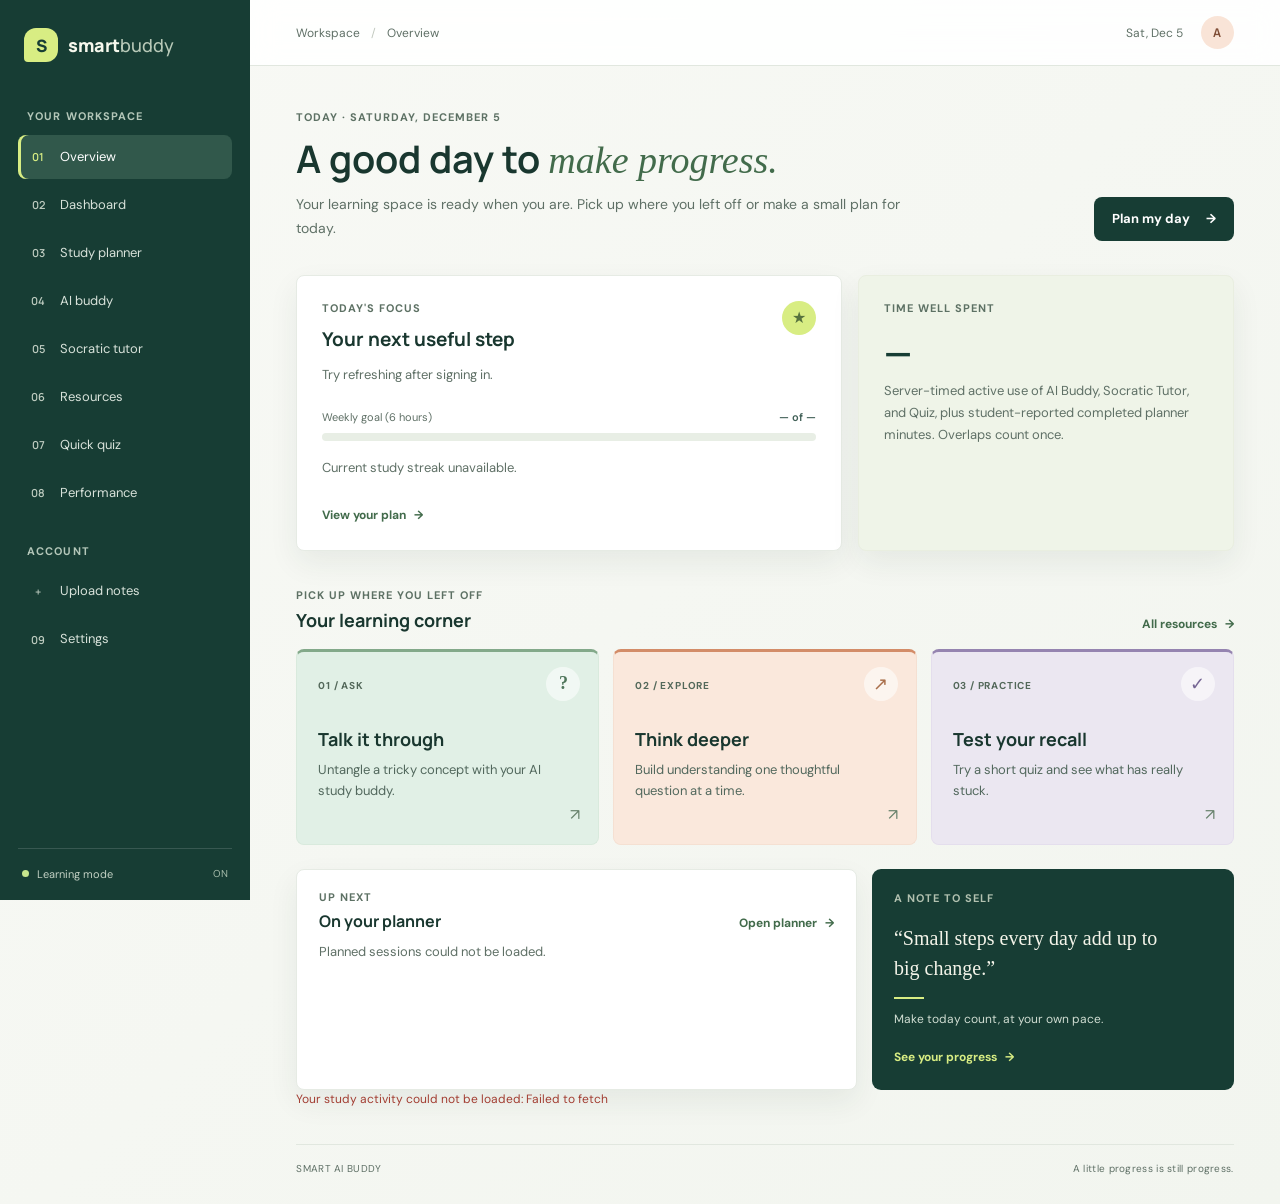
<file: frontend/index.html>
<!doctype html>
<html lang="en">
<head>
  <meta charset="utf-8">
  <meta name="viewport" content="width=device-width, initial-scale=1">
  <meta name="theme-color" content="#173d34">
  <meta name="description" content="Your calm, organized space for learning with Smart AI Buddy.">
  <title>Overview | Smart AI Buddy</title>
  <link rel="stylesheet" href="css/style.css">
  <script src="js/app.js" defer></script>
</head>
<body>
  <div class="app-shell">
    <aside class="sidebar" id="site-nav" aria-label="Main navigation">
      <a class="brand" href="index.html"><span class="brand-mark" aria-hidden="true">S</span><span>smart<span class="brand-light">buddy</span></span></a>
      <p class="nav-caption">YOUR WORKSPACE</p>
      <nav class="nav-list">
        <a class="nav-link is-active" href="index.html" aria-current="page"><span class="nav-icon">01</span>Overview</a>
        <a class="nav-link" href="pages/dashboard.html"><span class="nav-icon">02</span>Dashboard</a>
        <a class="nav-link" href="pages/planner.html"><span class="nav-icon">03</span>Study planner</a>
        <a class="nav-link" href="pages/chat.html"><span class="nav-icon">04</span>AI buddy</a>
        <a class="nav-link" href="pages/socratic.html"><span class="nav-icon">05</span>Socratic tutor</a>
        <a class="nav-link" href="pages/resources.html"><span class="nav-icon">06</span>Resources</a>
        <a class="nav-link" href="pages/quiz.html"><span class="nav-icon">07</span>Quick quiz</a>
        <a class="nav-link" href="pages/performance.html"><span class="nav-icon">08</span>Performance</a>
      </nav>
      <p class="nav-caption nav-caption-lower">ACCOUNT</p>
      <nav class="nav-list">
        <a class="nav-link" href="pages/upload.html"><span class="nav-icon">+</span>Upload notes</a>
        <a class="nav-link" href="pages/settings.html"><span class="nav-icon">09</span>Settings</a>
      </nav>
      <div class="sidebar-bottom"><span class="status-dot"></span><span>Learning mode</span><span class="status-label">ON</span></div>
    </aside>
    <div class="mobile-scrim" data-close-nav></div>
    <main class="main-area">
      <header class="topbar">
        <button class="menu-toggle" type="button" aria-label="Open navigation" aria-expanded="false" aria-controls="site-nav" data-menu-toggle><span></span><span></span><span></span></button>
        <div class="breadcrumb">Workspace <span>/</span> Overview</div>
        <div class="topbar-actions"><span class="today-label" data-current-date></span><a class="avatar" href="pages/settings.html" aria-label="Account settings">A</a></div>
      </header>
      <div class="page-content">
        <section class="welcome-row">
          <div><p class="eyebrow" data-current-day-heading></p><h1>A good day to <em>make progress.</em></h1><p class="intro-copy">Your learning space is ready when you are. Pick up where you left off or make a small plan for today.</p></div>
          <a class="button button-dark" href="pages/planner.html">Plan my day <span aria-hidden="true">→</span></a>
        </section>
        <section class="overview-grid" aria-label="Today's study overview">
          <article class="panel focus-panel"><div class="panel-top"><div><p class="eyebrow">TODAY'S FOCUS</p><h2 data-overview-focus-heading>Your next useful step</h2></div><span class="sun-badge" aria-hidden="true">★</span></div><p class="muted" data-overview-focus-text>Loading your study activity and upcoming plan...</p><div class="focus-progress"><div class="progress-meta"><span>Weekly goal <span data-overview-goal-label>(6 hours)</span></span><strong data-overview-weekly-goal>— of — hours</strong></div><div class="progress-track"><span data-overview-goal-progress style="width:0%"></span></div></div><p class="muted overview-streak" data-overview-streak>Current study streak: — days</p><a class="text-link" href="pages/planner.html">View your plan <span aria-hidden="true">→</span></a></article>
          <article class="panel time-panel"><p class="eyebrow">TIME WELL SPENT</p><div class="stat-number" data-overview-time>—</div><p class="muted">Server-timed active use of AI Buddy, Socratic Tutor, and Quiz, plus student-reported completed planner minutes. Overlaps count once.</p><div class="mini-bars" aria-label="Measured learning activity this week" data-overview-weekly-bars></div><div class="bar-labels" data-overview-weekly-labels></div></article>
        </section>
        <section class="section-block"><div class="section-heading"><div><p class="eyebrow">PICK UP WHERE YOU LEFT OFF</p><h2>Your learning corner</h2></div><a class="text-link" href="pages/resources.html">All resources <span aria-hidden="true">→</span></a></div>
          <div class="learning-grid">
            <a class="learning-card card-mint" href="pages/chat.html"><span class="card-index">01 / ASK</span><span class="card-symbol" aria-hidden="true">?</span><h3>Talk it through</h3><p>Untangle a tricky concept with your AI study buddy.</p><span class="card-arrow" aria-hidden="true">↗</span></a>
            <a class="learning-card card-peach" href="pages/socratic.html"><span class="card-index">02 / EXPLORE</span><span class="card-symbol" aria-hidden="true">↗</span><h3>Think deeper</h3><p>Build understanding one thoughtful question at a time.</p><span class="card-arrow" aria-hidden="true">↗</span></a>
            <a class="learning-card card-lilac" href="pages/quiz.html"><span class="card-index">03 / PRACTICE</span><span class="card-symbol" aria-hidden="true">✓</span><h3>Test your recall</h3><p>Try a short quiz and see what has really stuck.</p><span class="card-arrow" aria-hidden="true">↗</span></a>
          </div>
        </section>
        <section class="section-block lower-grid">
          <article class="panel next-panel"><div class="section-heading compact"><div><p class="eyebrow">UP NEXT</p><h2>On your planner</h2></div><a class="text-link" href="pages/planner.html">Open planner <span aria-hidden="true">→</span></a></div><div data-overview-upcoming aria-live="polite"><p class="muted">Loading planned sessions...</p></div></article>
          <article class="quote-panel"><p class="eyebrow">A NOTE TO SELF</p><blockquote>“Small steps every day add up to big change.”</blockquote><span class="quote-rule"></span><p class="quote-credit">Make today count, at your own pace.</p><a href="pages/performance.html" class="text-link">See your progress <span aria-hidden="true">→</span></a></article>
        </section>
        <p class="form-message overview-data-status" data-overview-status role="status" aria-live="polite"></p>
        <footer class="page-footer"><span>SMART AI BUDDY</span><span>A little progress is still progress.</span></footer>
      </div>
    </main>
    <div class="toast" role="status" aria-live="polite" data-toast></div>
  </div>
</body>
</html>
</file>
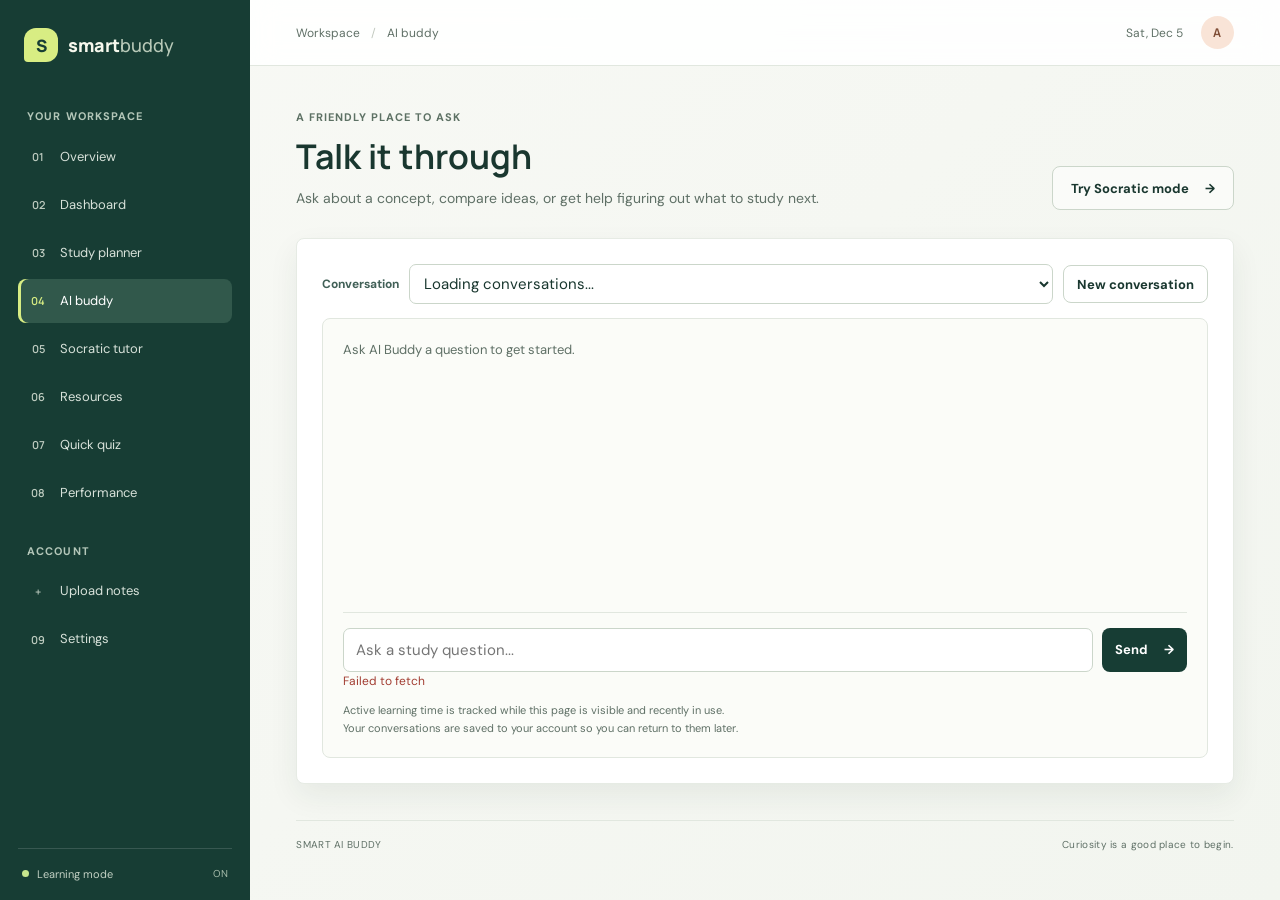
<file: frontend/pages/chat.html>
<!doctype html>
<html lang="en">
<head>
  <meta charset="utf-8">
  <meta name="viewport" content="width=device-width, initial-scale=1">
  <meta name="theme-color" content="#173d34">
  <title>AI buddy | Smart AI Buddy</title>
  <link rel="stylesheet" href="../css/style.css">
  <script src="../js/app.js" defer></script>
</head>
<body>
  <div class="app-shell">
    <aside class="sidebar" id="site-nav" aria-label="Main navigation">
      <a class="brand" href="../index.html"><span class="brand-mark" aria-hidden="true">S</span><span>smart<span class="brand-light">buddy</span></span></a>
      <p class="nav-caption">YOUR WORKSPACE</p>
      <nav class="nav-list">
        <a class="nav-link" href="../index.html"><span class="nav-icon">01</span>Overview</a>
        <a class="nav-link" href="dashboard.html"><span class="nav-icon">02</span>Dashboard</a>
        <a class="nav-link" href="planner.html"><span class="nav-icon">03</span>Study planner</a>
        <a class="nav-link is-active" href="chat.html" aria-current="page"><span class="nav-icon">04</span>AI buddy</a>
        <a class="nav-link" href="socratic.html"><span class="nav-icon">05</span>Socratic tutor</a>
        <a class="nav-link" href="resources.html"><span class="nav-icon">06</span>Resources</a>
        <a class="nav-link" href="quiz.html"><span class="nav-icon">07</span>Quick quiz</a>
        <a class="nav-link" href="performance.html"><span class="nav-icon">08</span>Performance</a>
      </nav>
      <p class="nav-caption nav-caption-lower">ACCOUNT</p>
      <nav class="nav-list">
        <a class="nav-link" href="upload.html"><span class="nav-icon">+</span>Upload notes</a>
        <a class="nav-link" href="settings.html"><span class="nav-icon">09</span>Settings</a>
      </nav>
      <div class="sidebar-bottom"><span class="status-dot"></span><span>Learning mode</span><span class="status-label">ON</span></div>
    </aside>
    <div class="mobile-scrim" data-close-nav></div>
    <main class="main-area">
      <header class="topbar">
        <button class="menu-toggle" type="button" aria-label="Open navigation" aria-expanded="false" aria-controls="site-nav" data-menu-toggle><span></span><span></span><span></span></button>
        <div class="breadcrumb">Workspace <span>/</span> AI buddy</div>
        <div class="topbar-actions"><span class="today-label" data-current-date></span><a class="avatar" href="settings.html" aria-label="Account settings">A</a></div>
      </header>
      <div class="page-content">
        <section class="page-title-row">
          <div>
            <p class="eyebrow">A FRIENDLY PLACE TO ASK</p>
            <h1>Talk it through</h1>
            <p class="intro-copy">Ask about a concept, compare ideas, or get help figuring out what to study next.</p>
          </div>
          <a class="button button-outline" href="socratic.html">Try Socratic mode <span aria-hidden="true">→</span></a>
        </section>
        <section class="panel">
          <div class="chat-history-controls">
            <label for="chat-conversation-select">Conversation</label>
            <select id="chat-conversation-select" data-chat-conversations aria-label="Select a conversation">
              <option value="">Loading conversations...</option>
            </select>
            <button class="button button-outline button-small" type="button" data-new-conversation>New conversation</button>
          </div>
          <div class="chat-window">
            <div class="chat-log" data-chat-log aria-label="Conversation" aria-live="polite">
              <p class="muted" data-chat-empty>Ask AI Buddy a question to get started.</p>
            </div>
            <form class="chat-compose" data-chat-form>
              <label class="sr-only" for="message">Your question</label>
              <input id="message" name="message" maxlength="4000" autocomplete="off" placeholder="Ask a study question..." required>
              <button class="button button-dark button-small" type="submit" aria-label="Send message">Send <span aria-hidden="true">→</span></button>
            </form>
            <p class="form-message" data-chat-status role="status" aria-live="polite"></p>
            <p class="form-note" data-learning-time-status role="status" aria-live="polite">Active learning time is tracked while this page is visible and recently in use.</p>
            <p class="form-note">Your conversations are saved to your account so you can return to them later.</p>
          </div>
        </section>
        <footer class="page-footer"><span>SMART AI BUDDY</span><span>Curiosity is a good place to begin.</span></footer>
      </div>
    </main>
    <div class="toast" role="status" aria-live="polite" data-toast></div>
  </div>
</body>
</html>
</file>
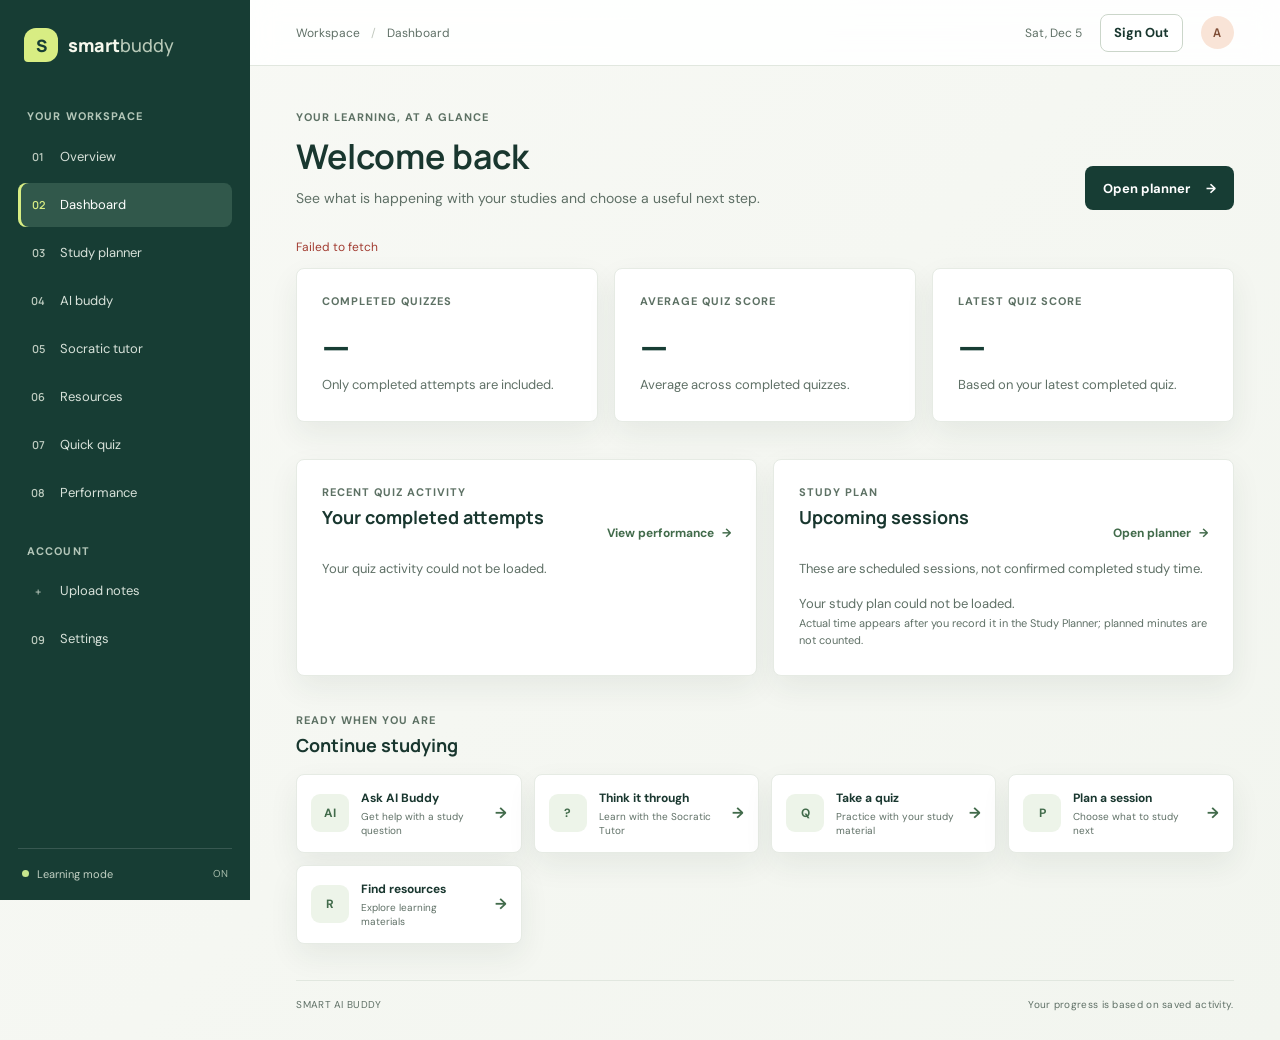
<file: frontend/pages/dashboard.html>
<!doctype html>
<html lang="en">
<head>
  <meta charset="utf-8">
  <meta name="viewport" content="width=device-width, initial-scale=1">
  <meta name="theme-color" content="#173d34">
  <title>Dashboard | Smart AI Buddy</title>
  <link rel="stylesheet" href="../css/style.css">
  <script src="../js/app.js" defer></script>
</head>
<body>
  <div class="app-shell">
    <aside class="sidebar" id="site-nav" aria-label="Main navigation">
      <a class="brand" href="../index.html"><span class="brand-mark" aria-hidden="true">S</span><span>smart<span class="brand-light">buddy</span></span></a>
      <p class="nav-caption">YOUR WORKSPACE</p>
      <nav class="nav-list">
        <a class="nav-link" href="../index.html"><span class="nav-icon">01</span>Overview</a>
        <a class="nav-link is-active" href="dashboard.html" aria-current="page"><span class="nav-icon">02</span>Dashboard</a>
        <a class="nav-link" href="planner.html"><span class="nav-icon">03</span>Study planner</a>
        <a class="nav-link" href="chat.html"><span class="nav-icon">04</span>AI buddy</a>
        <a class="nav-link" href="socratic.html"><span class="nav-icon">05</span>Socratic tutor</a>
        <a class="nav-link" href="resources.html"><span class="nav-icon">06</span>Resources</a>
        <a class="nav-link" href="quiz.html"><span class="nav-icon">07</span>Quick quiz</a>
        <a class="nav-link" href="performance.html"><span class="nav-icon">08</span>Performance</a>
      </nav>
      <p class="nav-caption nav-caption-lower">ACCOUNT</p>
      <nav class="nav-list">
        <a class="nav-link" href="upload.html"><span class="nav-icon">+</span>Upload notes</a>
        <a class="nav-link" href="settings.html"><span class="nav-icon">09</span>Settings</a>
      </nav>
      <div class="sidebar-bottom"><span class="status-dot"></span><span>Learning mode</span><span class="status-label">ON</span></div>
    </aside>
    <div class="mobile-scrim" data-close-nav></div>
    <main class="main-area">
      <header class="topbar">
        <button class="menu-toggle" type="button" aria-label="Open navigation" aria-expanded="false" aria-controls="site-nav" data-menu-toggle><span></span><span></span><span></span></button>
        <div class="breadcrumb">Workspace <span>/</span> Dashboard</div>
        <div class="topbar-actions"><span class="today-label" data-current-date></span><button class="button button-outline button-small" type="button" data-logout>Sign Out</button><a class="avatar" href="settings.html" aria-label="Account settings">A</a></div>
      </header>
      <div class="page-content" data-dashboard-page>
        <section class="page-title-row">
          <div><p class="eyebrow">YOUR LEARNING, AT A GLANCE</p><h1 data-dashboard-welcome>Welcome back</h1><p class="intro-copy">See what is happening with your studies and choose a useful next step.</p></div>
          <a class="button button-dark" href="planner.html">Open planner <span aria-hidden="true">→</span></a>
        </section>
        <p class="form-message" data-dashboard-status role="status" aria-live="polite">Loading your learning activity...</p>
        <section class="content-grid three" aria-label="Learning summary">
          <article class="panel"><p class="eyebrow">COMPLETED QUIZZES</p><div class="stat-number" data-dashboard-attempts>—</div><p class="muted">Only completed attempts are included.</p></article>
          <article class="panel"><p class="eyebrow">AVERAGE QUIZ SCORE</p><div class="stat-number" data-dashboard-average>—</div><p class="muted">Average across completed quizzes.</p></article>
          <article class="panel"><p class="eyebrow">LATEST QUIZ SCORE</p><div class="stat-number" data-dashboard-latest>—</div><p class="muted" data-dashboard-latest-detail>Based on your latest completed quiz.</p></article>
        </section>
        <section class="content-grid section-block">
          <article class="panel">
            <div class="section-heading"><div><p class="eyebrow">RECENT QUIZ ACTIVITY</p><h2>Your completed attempts</h2></div><a class="text-link" href="performance.html">View performance <span aria-hidden="true">→</span></a></div>
            <div class="list-rows" data-dashboard-quizzes aria-live="polite"><p class="muted">Loading completed quizzes...</p></div>
          </article>
          <article class="panel">
            <div class="section-heading"><div><p class="eyebrow">STUDY PLAN</p><h2>Upcoming sessions</h2><p class="form-note" data-dashboard-planned-count></p></div><a class="text-link" href="planner.html">Open planner <span aria-hidden="true">→</span></a></div>
            <p class="muted">These are scheduled sessions, not confirmed completed study time.</p>
            <div class="list-rows" data-dashboard-sessions aria-live="polite"><p class="muted">Loading your plan...</p></div>
            <p class="form-note">Actual time appears after you record it in the Study Planner; planned minutes are not counted.</p>
          </article>
        </section>
        <section class="section-block" aria-labelledby="quick-access-title">
          <div class="section-heading"><div><p class="eyebrow">READY WHEN YOU ARE</p><h2 id="quick-access-title">Continue studying</h2></div></div>
          <div class="quick-access-grid">
            <a class="quick-access-card" href="chat.html"><span class="quick-access-icon">AI</span><span><strong>Ask AI Buddy</strong><small>Get help with a study question</small></span><span aria-hidden="true">→</span></a>
            <a class="quick-access-card" href="socratic.html"><span class="quick-access-icon">?</span><span><strong>Think it through</strong><small>Learn with the Socratic Tutor</small></span><span aria-hidden="true">→</span></a>
            <a class="quick-access-card" href="quiz.html"><span class="quick-access-icon">Q</span><span><strong>Take a quiz</strong><small>Practice with your study material</small></span><span aria-hidden="true">→</span></a>
            <a class="quick-access-card" href="planner.html"><span class="quick-access-icon">P</span><span><strong>Plan a session</strong><small>Choose what to study next</small></span><span aria-hidden="true">→</span></a>
            <a class="quick-access-card" href="resources.html"><span class="quick-access-icon">R</span><span><strong>Find resources</strong><small>Explore learning materials</small></span><span aria-hidden="true">→</span></a>
          </div>
        </section>
        <footer class="page-footer"><span>SMART AI BUDDY</span><span>Your progress is based on saved activity.</span></footer>
      </div>
    </main>
    <div class="toast" role="status" aria-live="polite" data-toast></div>
  </div>
</body>
</html>
</file>
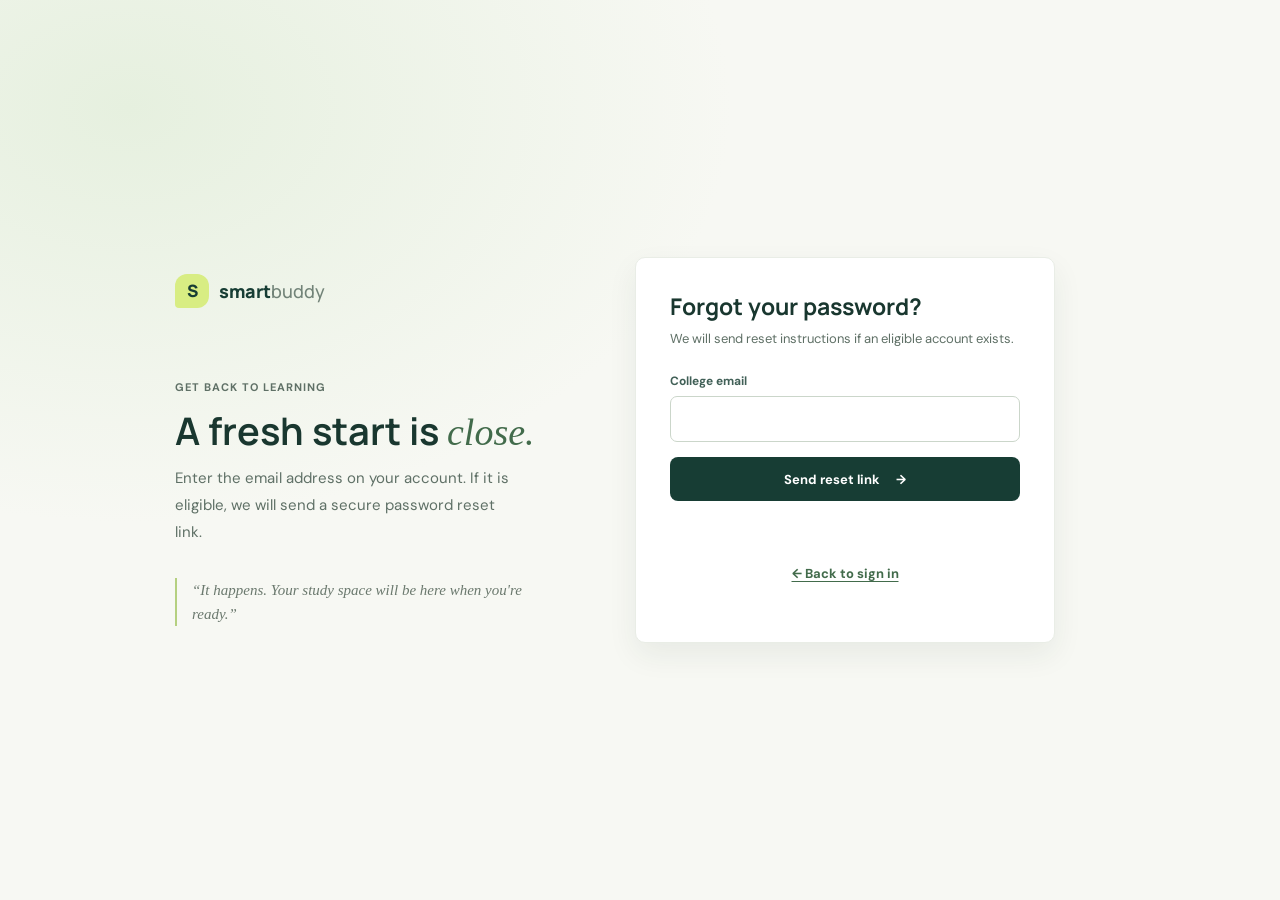
<file: frontend/pages/forgot-password.html>
<!doctype html>
<html lang="en">
<head>
  <meta charset="utf-8">
  <meta name="viewport" content="width=device-width, initial-scale=1">
  <meta name="theme-color" content="#173d34">
  <title>Forgot password | Smart AI Buddy</title>
  <link rel="stylesheet" href="../css/style.css">
  <script src="../js/app.js" defer></script>
</head>
<body class="auth-page">
  <main class="auth-layout">
    <section class="auth-aside"><a class="brand" href="../index.html"><span class="brand-mark" aria-hidden="true">S</span><span>smart<span class="brand-light">buddy</span></span></a><p class="eyebrow">GET BACK TO LEARNING</p><h1>A fresh start is <em>close.</em></h1><p>Enter the email address on your account. If it is eligible, we will send a secure password reset link.</p><div class="auth-note">“It happens. Your study space will be here when you're ready.”</div></section>
    <section class="auth-card" aria-labelledby="forgot-title"><h2 id="forgot-title">Forgot your password?</h2><p>We will send reset instructions if an eligible account exists.</p><form class="form-stack" data-forgot-password-form><div class="form-field"><label for="forgot-email">College email</label><input id="forgot-email" name="email" type="email" autocomplete="email" maxlength="254" required></div><button class="button button-dark" type="submit"><span data-forgot-label>Send reset link</span><span aria-hidden="true">→</span></button><p class="form-message" data-form-message role="status" aria-live="polite"></p></form><p class="auth-switch"><a href="login.html">← Back to sign in</a></p></section>
  </main>
  <div class="toast" role="status" aria-live="polite" data-toast></div>
</body>
</html>
</file>
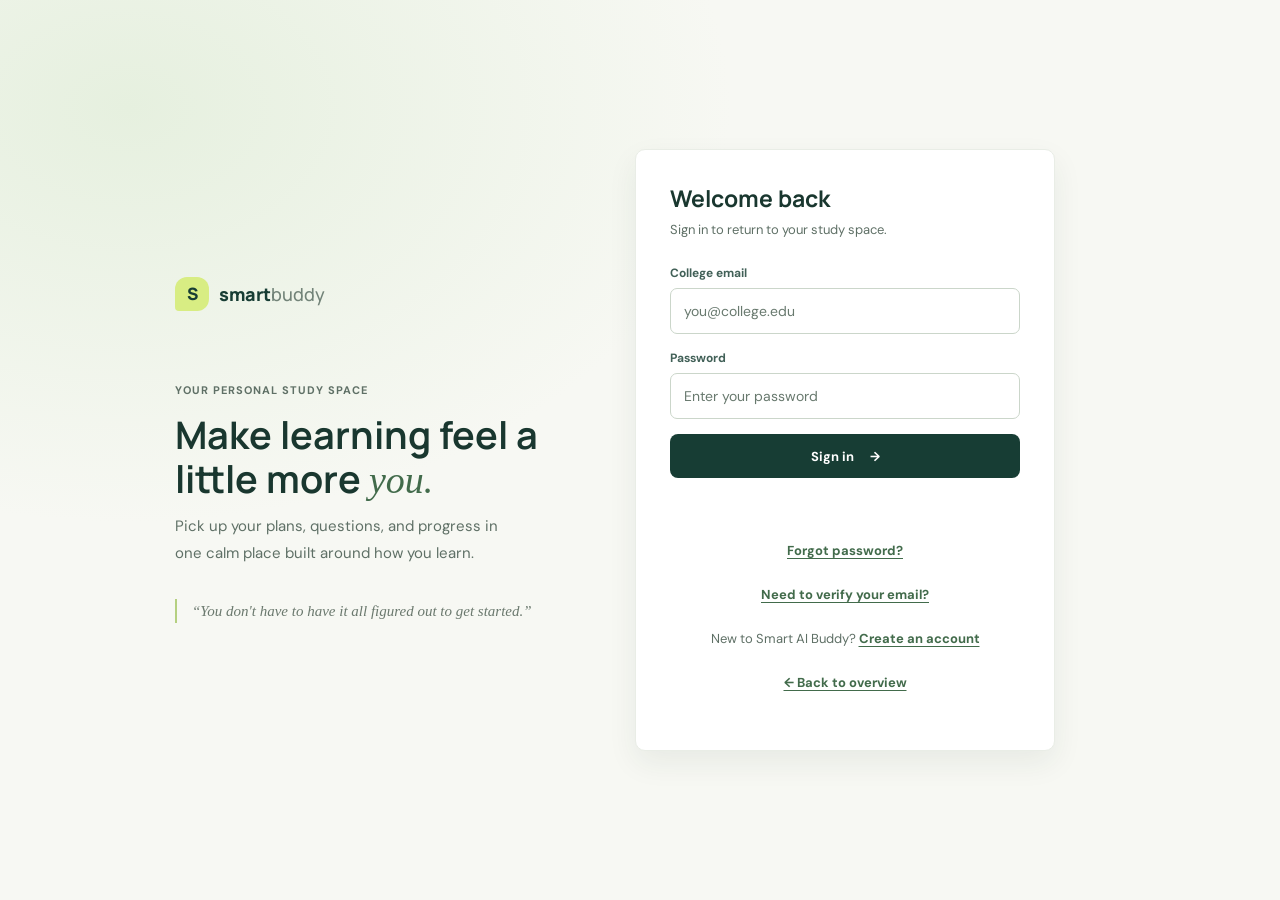
<file: frontend/pages/login.html>
<!doctype html>
<html lang="en">
<head>
  <meta charset="utf-8">
  <meta name="viewport" content="width=device-width, initial-scale=1">
  <meta name="theme-color" content="#173d34">
  <title>Sign in | Smart AI Buddy</title>
  <link rel="stylesheet" href="../css/style.css">
  <script src="../js/app.js" defer></script>
</head>
<body class="auth-page">
  <main class="auth-layout">
    <section class="auth-aside"><a class="brand" href="../index.html"><span class="brand-mark" aria-hidden="true">S</span><span>smart<span class="brand-light">buddy</span></span></a><p class="eyebrow">YOUR PERSONAL STUDY SPACE</p><h1>Make learning feel a little more <em>you.</em></h1><p>Pick up your plans, questions, and progress in one calm place built around how you learn.</p><div class="auth-note">“You don't have to have it all figured out to get started.”</div></section>
    <section class="auth-card" aria-labelledby="login-title"><h2 id="login-title">Welcome back</h2><p>Sign in to return to your study space.</p><form class="form-stack" data-login-form><div class="form-field"><label for="email">College email</label><input id="email" name="email" type="email" autocomplete="email" placeholder="you@college.edu" required></div><div class="form-field"><label for="password">Password</label><input id="password" name="password" type="password" autocomplete="current-password" placeholder="Enter your password" required></div><button class="button button-dark" type="submit">Sign in <span aria-hidden="true">→</span></button><p class="form-message" data-form-message role="status" aria-live="polite"></p></form><p class="auth-switch"><a href="forgot-password.html">Forgot password?</a></p><p class="auth-switch"><a href="verify-email.html">Need to verify your email?</a></p><p class="auth-switch">New to Smart AI Buddy? <a href="register.html">Create an account</a></p><p class="auth-switch"><a href="../index.html">← Back to overview</a></p></section>
  </main>
  <div class="toast" role="status" aria-live="polite" data-toast></div>
</body>
</html>
</file>
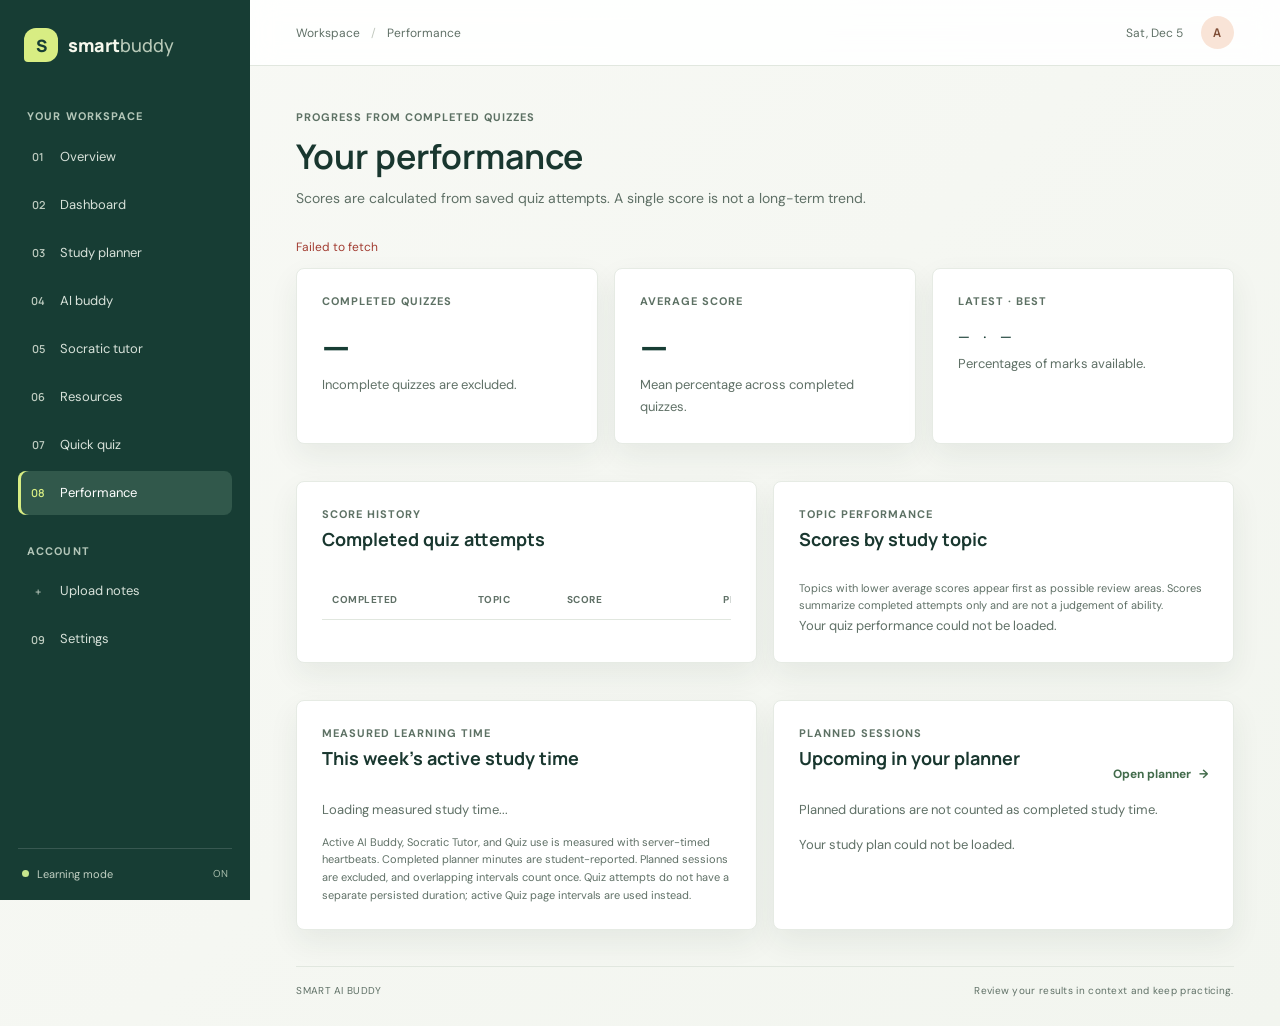
<file: frontend/pages/performance.html>
<!doctype html>
<html lang="en">
<head>
  <meta charset="utf-8">
  <meta name="viewport" content="width=device-width, initial-scale=1">
  <meta name="theme-color" content="#173d34">
  <title>Performance | Smart AI Buddy</title>
  <link rel="stylesheet" href="../css/style.css">
  <script src="../js/app.js" defer></script>
</head>
<body>
  <div class="app-shell">
    <aside class="sidebar" id="site-nav" aria-label="Main navigation">
      <a class="brand" href="../index.html"><span class="brand-mark" aria-hidden="true">S</span><span>smart<span class="brand-light">buddy</span></span></a>
      <p class="nav-caption">YOUR WORKSPACE</p>
      <nav class="nav-list">
        <a class="nav-link" href="../index.html"><span class="nav-icon">01</span>Overview</a>
        <a class="nav-link" href="dashboard.html"><span class="nav-icon">02</span>Dashboard</a>
        <a class="nav-link" href="planner.html"><span class="nav-icon">03</span>Study planner</a>
        <a class="nav-link" href="chat.html"><span class="nav-icon">04</span>AI buddy</a>
        <a class="nav-link" href="socratic.html"><span class="nav-icon">05</span>Socratic tutor</a>
        <a class="nav-link" href="resources.html"><span class="nav-icon">06</span>Resources</a>
        <a class="nav-link" href="quiz.html"><span class="nav-icon">07</span>Quick quiz</a>
        <a class="nav-link is-active" href="performance.html" aria-current="page"><span class="nav-icon">08</span>Performance</a>
      </nav>
      <p class="nav-caption nav-caption-lower">ACCOUNT</p>
      <nav class="nav-list">
        <a class="nav-link" href="upload.html"><span class="nav-icon">+</span>Upload notes</a>
        <a class="nav-link" href="settings.html"><span class="nav-icon">09</span>Settings</a>
      </nav>
      <div class="sidebar-bottom"><span class="status-dot"></span><span>Learning mode</span><span class="status-label">ON</span></div>
    </aside>
    <div class="mobile-scrim" data-close-nav></div>
    <main class="main-area">
      <header class="topbar">
        <button class="menu-toggle" type="button" aria-label="Open navigation" aria-expanded="false" aria-controls="site-nav" data-menu-toggle><span></span><span></span><span></span></button>
        <div class="breadcrumb">Workspace <span>/</span> Performance</div>
        <div class="topbar-actions"><span class="today-label" data-current-date></span><a class="avatar" href="settings.html" aria-label="Account settings">A</a></div>
      </header>
      <div class="page-content" data-performance-page>
        <section class="page-title-row">
          <div><p class="eyebrow">PROGRESS FROM COMPLETED QUIZZES</p><h1>Your performance</h1><p class="intro-copy">Scores are calculated from saved quiz attempts. A single score is not a long-term trend.</p></div>
        </section>
        <p class="form-message" data-performance-status role="status" aria-live="polite">Loading your performance...</p>
        <section class="content-grid three" aria-label="Quiz performance summary">
          <article class="panel"><p class="eyebrow">COMPLETED QUIZZES</p><div class="stat-number" data-performance-attempts>—</div><p class="muted">Incomplete quizzes are excluded.</p></article>
          <article class="panel"><p class="eyebrow">AVERAGE SCORE</p><div class="stat-number" data-performance-average>—</div><p class="muted">Mean percentage across completed quizzes.</p></article>
          <article class="panel"><p class="eyebrow">LATEST · BEST</p><div class="stat-number performance-dual"><span data-performance-latest>—</span><span aria-hidden="true">·</span><span data-performance-best>—</span></div><p class="muted">Percentages of marks available.</p></article>
        </section>
        <section class="content-grid section-block">
          <article class="panel">
            <div class="section-heading"><div><p class="eyebrow">SCORE HISTORY</p><h2>Completed quiz attempts</h2></div></div>
            <p class="form-note" data-performance-comparison hidden></p>
            <div class="table-scroll">
              <table class="data-table">
                <thead><tr><th scope="col">Completed</th><th scope="col">Topic</th><th scope="col">Score</th><th scope="col">Percentage</th></tr></thead>
                <tbody data-performance-history><tr><td colspan="4" class="muted">Loading score history...</td></tr></tbody>
              </table>
            </div>
          </article>
          <article class="panel">
            <div class="section-heading"><div><p class="eyebrow">TOPIC PERFORMANCE</p><h2>Scores by study topic</h2></div></div>
            <p class="form-note">Topics with lower average scores appear first as possible review areas. Scores summarize completed attempts only and are not a judgement of ability.</p>
            <div class="list-rows" data-performance-topics aria-live="polite"><p class="muted">Loading topic summaries...</p></div>
          </article>
        </section>
        <section class="content-grid section-block">
          <article class="panel">
            <div class="section-heading"><div><p class="eyebrow">MEASURED LEARNING TIME</p><h2>This week's active study time</h2></div></div>
            <p class="muted" data-performance-study-time>Loading measured study time...</p>
            <p class="form-note">Active AI Buddy, Socratic Tutor, and Quiz use is measured with server-timed heartbeats. Completed planner minutes are student-reported. Planned sessions are excluded, and overlapping intervals count once. Quiz attempts do not have a separate persisted duration; active Quiz page intervals are used instead.</p>
          </article>
          <article class="panel">
            <div class="section-heading"><div><p class="eyebrow">PLANNED SESSIONS</p><h2>Upcoming in your planner</h2></div><a class="text-link" href="planner.html">Open planner <span aria-hidden="true">→</span></a></div>
            <p class="muted">Planned durations are not counted as completed study time.</p>
            <div class="list-rows" data-performance-sessions aria-live="polite"><p class="muted">Loading your plan...</p></div>
          </article>
        </section>
        <footer class="page-footer"><span>SMART AI BUDDY</span><span>Review your results in context and keep practicing.</span></footer>
      </div>
    </main>
    <div class="toast" role="status" aria-live="polite" data-toast></div>
  </div>
</body>
</html>
</file>
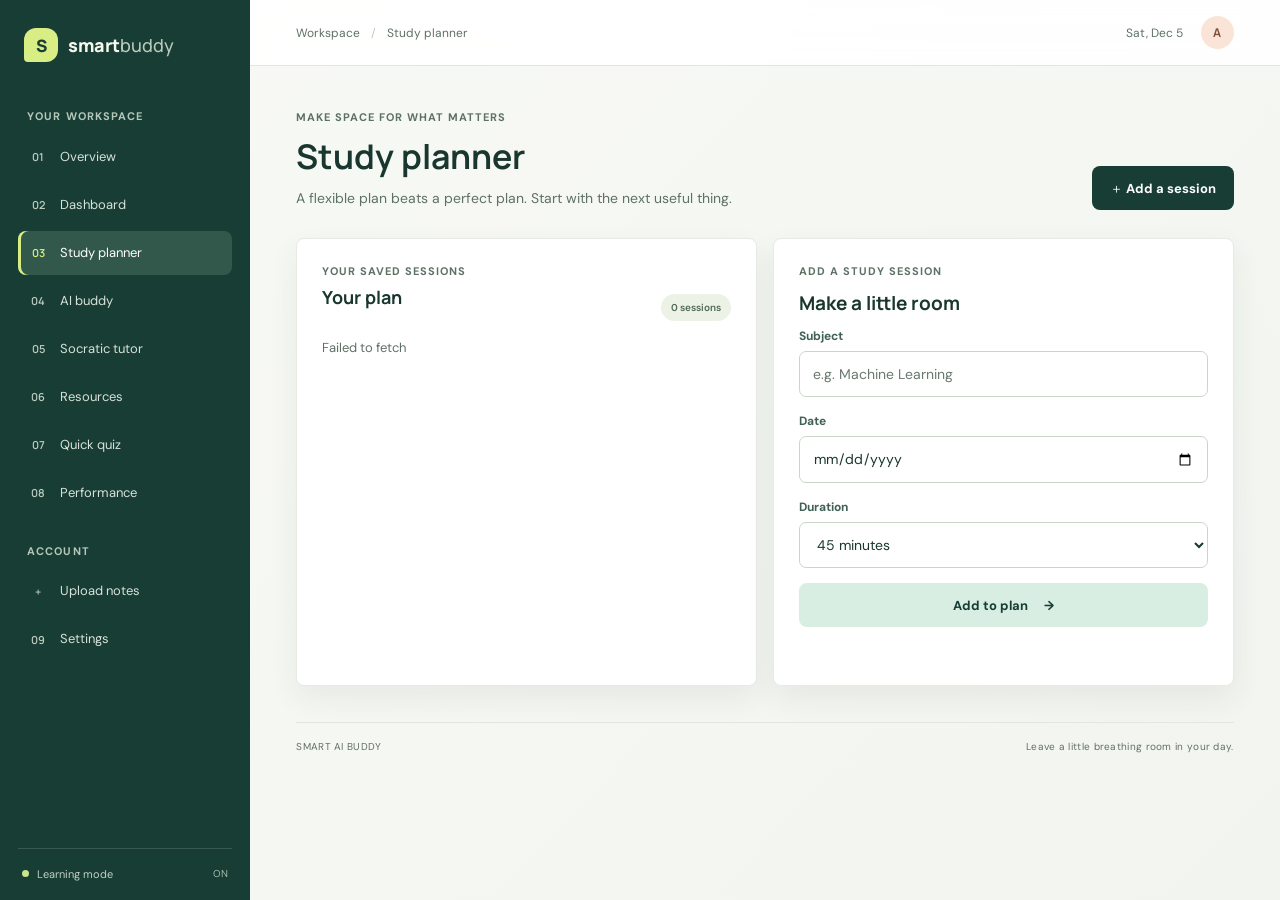
<file: frontend/pages/planner.html>
<!doctype html>
<html lang="en">
<head>
  <meta charset="utf-8">
  <meta name="viewport" content="width=device-width, initial-scale=1">
  <meta name="theme-color" content="#173d34">
  <title>Study planner | Smart AI Buddy</title>
  <link rel="stylesheet" href="../css/style.css">
  <script src="../js/app.js" defer></script>
</head>
<body>
  <div class="app-shell">
    <aside class="sidebar" id="site-nav" aria-label="Main navigation">
      <a class="brand" href="../index.html"><span class="brand-mark" aria-hidden="true">S</span><span>smart<span class="brand-light">buddy</span></span></a>
      <p class="nav-caption">YOUR WORKSPACE</p>
      <nav class="nav-list">
        <a class="nav-link" href="../index.html"><span class="nav-icon">01</span>Overview</a>
        <a class="nav-link" href="dashboard.html"><span class="nav-icon">02</span>Dashboard</a>
        <a class="nav-link is-active" href="planner.html" aria-current="page"><span class="nav-icon">03</span>Study planner</a>
        <a class="nav-link" href="chat.html"><span class="nav-icon">04</span>AI buddy</a>
        <a class="nav-link" href="socratic.html"><span class="nav-icon">05</span>Socratic tutor</a>
        <a class="nav-link" href="resources.html"><span class="nav-icon">06</span>Resources</a>
        <a class="nav-link" href="quiz.html"><span class="nav-icon">07</span>Quick quiz</a>
        <a class="nav-link" href="performance.html"><span class="nav-icon">08</span>Performance</a>
      </nav>
      <p class="nav-caption nav-caption-lower">ACCOUNT</p>
      <nav class="nav-list">
        <a class="nav-link" href="upload.html"><span class="nav-icon">+</span>Upload notes</a>
        <a class="nav-link" href="settings.html"><span class="nav-icon">09</span>Settings</a>
      </nav>
      <div class="sidebar-bottom"><span class="status-dot"></span><span>Learning mode</span><span class="status-label">ON</span></div>
    </aside>
    <div class="mobile-scrim" data-close-nav></div>
    <main class="main-area">
      <header class="topbar">
        <button class="menu-toggle" type="button" aria-label="Open navigation" aria-expanded="false" aria-controls="site-nav" data-menu-toggle><span></span><span></span><span></span></button>
        <div class="breadcrumb">Workspace <span>/</span> Study planner</div>
        <div class="topbar-actions"><span class="today-label" data-current-date></span><a class="avatar" href="settings.html" aria-label="Account settings">A</a></div>
      </header>
      <div class="page-content">
        <section class="page-title-row">
          <div><p class="eyebrow">MAKE SPACE FOR WHAT MATTERS</p><h1>Study planner</h1><p class="intro-copy">A flexible plan beats a perfect plan. Start with the next useful thing.</p></div>
          <button class="button button-dark" type="button" data-focus-session-form>＋ Add a session</button>
        </section>
        <section class="content-grid">
          <article class="panel">
            <div class="section-heading">
              <div><p class="eyebrow">YOUR SAVED SESSIONS</p><h2>Your plan</h2></div>
              <span class="pill" data-planner-count>0 sessions</span>
            </div>
            <div class="list-rows" data-planner-sessions aria-live="polite">
              <p class="muted" data-planner-empty>Loading your saved sessions...</p>
            </div>
          </article>
          <article class="panel">
            <p class="eyebrow">ADD A STUDY SESSION</p>
            <h2>Make a little room</h2>
            <form class="form-stack" data-planner-form>
              <div class="form-field"><label for="subject">Subject</label><input id="subject" name="subject" maxlength="120" placeholder="e.g. Machine Learning" required></div>
              <div class="form-field"><label for="session-date">Date</label><input id="session-date" name="sessionDate" type="date" required></div>
              <div class="form-field">
                <label for="duration">Duration</label>
                <select id="duration" name="durationMinutes">
                  <option value="25">25 minutes</option>
                  <option value="45" selected>45 minutes</option>
                  <option value="60">60 minutes</option>
                </select>
              </div>
              <button class="button button-light" type="submit">Add to plan <span aria-hidden="true">→</span></button>
              <p class="form-message" data-form-message role="status" aria-live="polite"></p>
            </form>
          </article>
        </section>
        <footer class="page-footer"><span>SMART AI BUDDY</span><span>Leave a little breathing room in your day.</span></footer>
      </div>
    </main>
    <div class="toast" role="status" aria-live="polite" data-toast></div>
  </div>
</body>
</html>
</file>
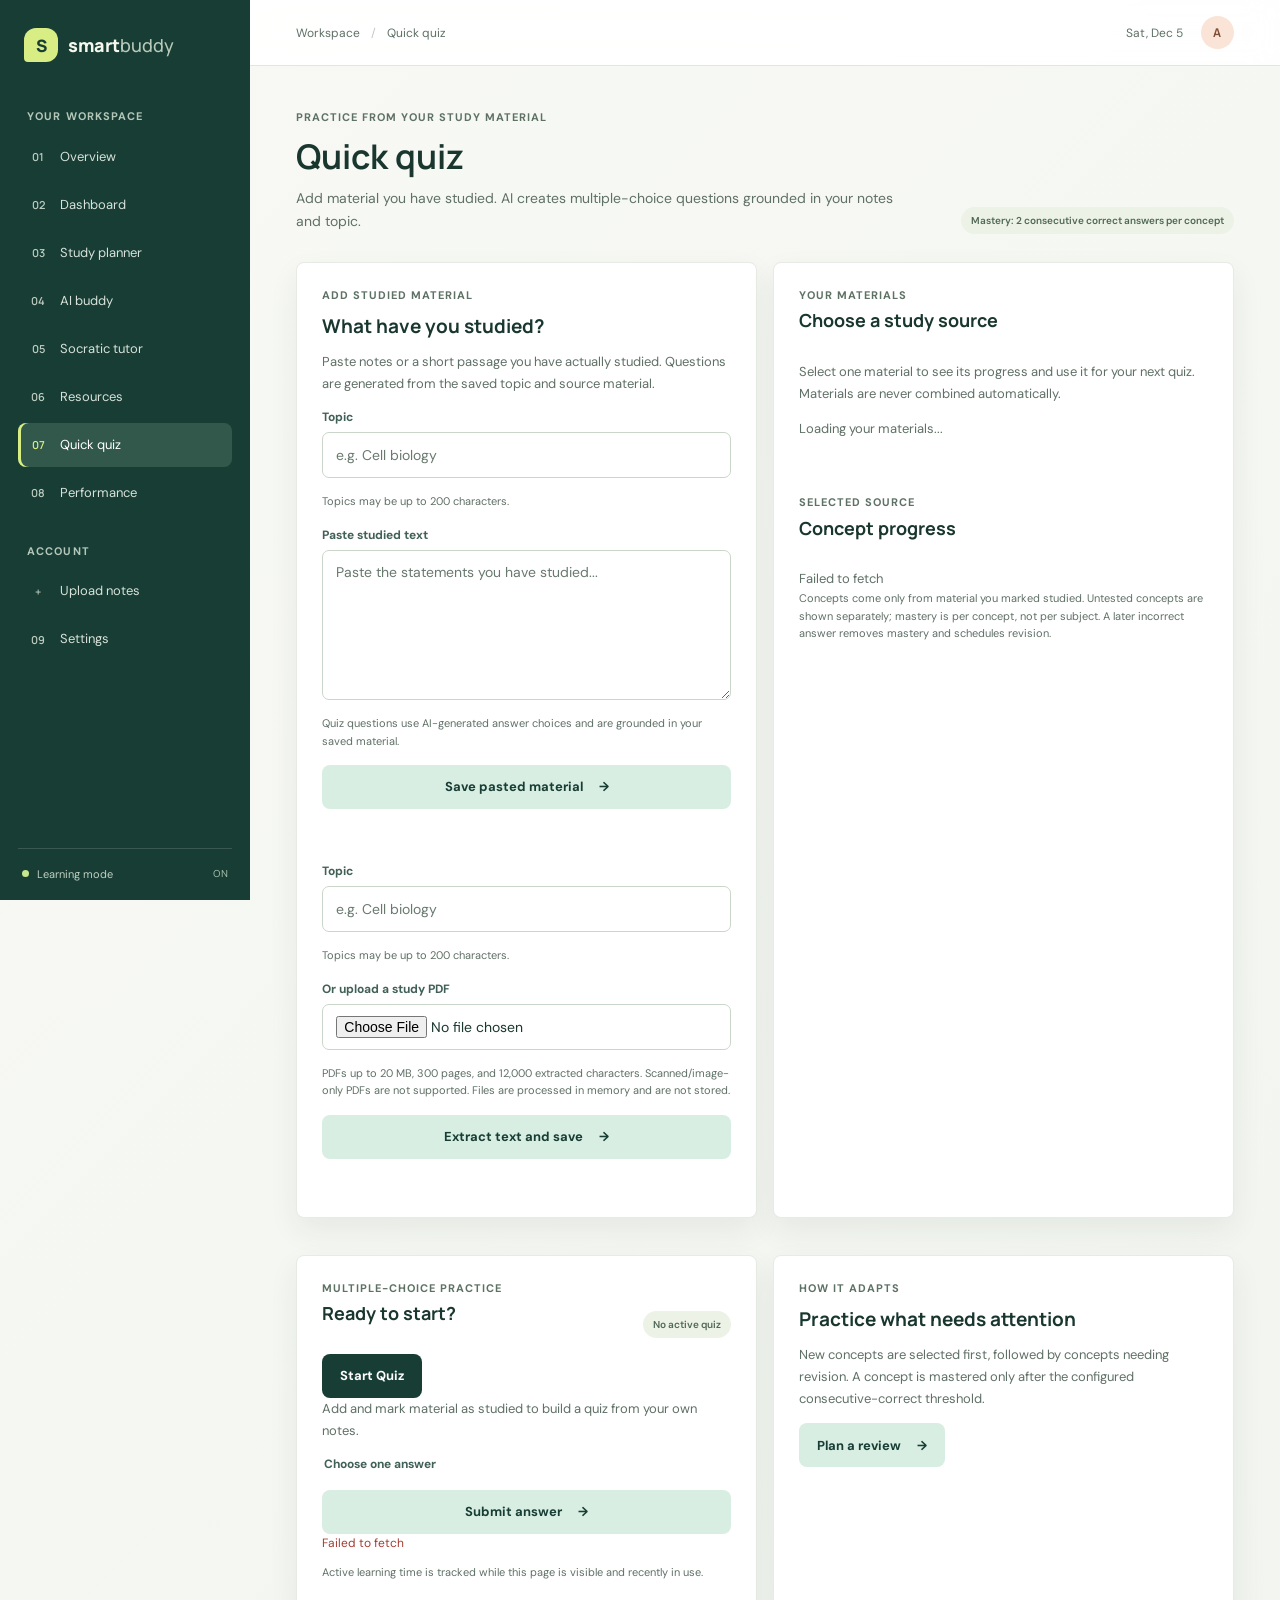
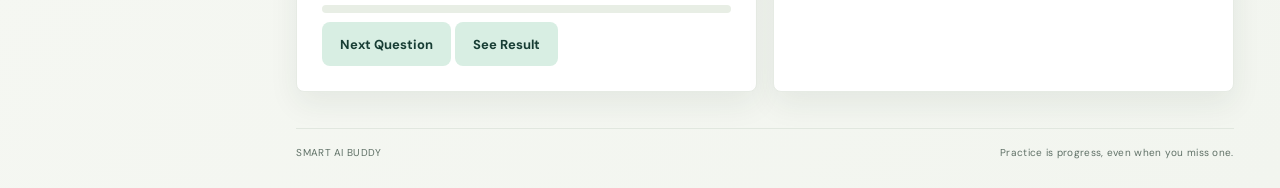
<file: frontend/pages/quiz.html>
<!doctype html>
<html lang="en">
<head>
  <meta charset="utf-8">
  <meta name="viewport" content="width=device-width, initial-scale=1">
  <meta name="theme-color" content="#173d34">
  <title>Quick quiz | Smart AI Buddy</title>
  <link rel="stylesheet" href="../css/style.css">
  <script src="../js/app.js" defer></script>
</head>
<body>
  <div class="app-shell">
    <aside class="sidebar" id="site-nav" aria-label="Main navigation">
      <a class="brand" href="../index.html"><span class="brand-mark" aria-hidden="true">S</span><span>smart<span class="brand-light">buddy</span></span></a>
      <p class="nav-caption">YOUR WORKSPACE</p>
      <nav class="nav-list">
        <a class="nav-link" href="../index.html"><span class="nav-icon">01</span>Overview</a>
        <a class="nav-link" href="dashboard.html"><span class="nav-icon">02</span>Dashboard</a>
        <a class="nav-link" href="planner.html"><span class="nav-icon">03</span>Study planner</a>
        <a class="nav-link" href="chat.html"><span class="nav-icon">04</span>AI buddy</a>
        <a class="nav-link" href="socratic.html"><span class="nav-icon">05</span>Socratic tutor</a>
        <a class="nav-link" href="resources.html"><span class="nav-icon">06</span>Resources</a>
        <a class="nav-link is-active" href="quiz.html" aria-current="page"><span class="nav-icon">07</span>Quick quiz</a>
        <a class="nav-link" href="performance.html"><span class="nav-icon">08</span>Performance</a>
      </nav>
      <p class="nav-caption nav-caption-lower">ACCOUNT</p>
      <nav class="nav-list">
        <a class="nav-link" href="upload.html"><span class="nav-icon">+</span>Upload notes</a>
        <a class="nav-link" href="settings.html"><span class="nav-icon">09</span>Settings</a>
      </nav>
      <div class="sidebar-bottom"><span class="status-dot"></span><span>Learning mode</span><span class="status-label">ON</span></div>
    </aside>
    <div class="mobile-scrim" data-close-nav></div>
    <main class="main-area">
      <header class="topbar">
        <button class="menu-toggle" type="button" aria-label="Open navigation" aria-expanded="false" aria-controls="site-nav" data-menu-toggle><span></span><span></span><span></span></button>
        <div class="breadcrumb">Workspace <span>/</span> Quick quiz</div>
        <div class="topbar-actions"><span class="today-label" data-current-date></span><a class="avatar" href="settings.html" aria-label="Account settings">A</a></div>
      </header>
      <div class="page-content" data-quiz-page>
        <section class="page-title-row">
          <div>
            <p class="eyebrow">PRACTICE FROM YOUR STUDY MATERIAL</p>
            <h1>Quick quiz</h1>
            <p class="intro-copy">Add material you have studied. AI creates multiple-choice questions grounded in your notes and topic.</p>
          </div>
          <span class="pill" data-quiz-mastery>Mastery: 2 consecutive correct answers per concept</span>
        </section>
        <section class="content-grid">
          <article class="panel">
            <p class="eyebrow">ADD STUDIED MATERIAL</p>
            <h2>What have you studied?</h2>
            <p class="muted">Paste notes or a short passage you have actually studied. Questions are generated from the saved topic and source material.</p>
            <form class="form-stack" data-quiz-material-form>
              <div class="form-field"><label for="quiz-topic">Topic</label><input id="quiz-topic" name="topic" data-quiz-topic-input maxlength="200" placeholder="e.g. Cell biology" required></div>
              <p class="form-note" data-quiz-topic-limit>Topics may be up to 200 characters.</p>
              <div class="form-field"><label for="quiz-source">Paste studied text</label><textarea id="quiz-source" name="sourceText" maxlength="12000" rows="6" placeholder="Paste the statements you have studied..." required></textarea></div>
              <p class="form-note">Quiz questions use AI-generated answer choices and are grounded in your saved material.</p>
              <button class="button button-light" type="submit">Save pasted material <span aria-hidden="true">→</span></button>
              <p class="form-message" data-quiz-material-message role="status" aria-live="polite"></p>
            </form>
            <form class="form-stack" data-quiz-pdf-form style="margin-top:20px">
              <div class="form-field"><label for="quiz-pdf-topic">Topic</label><input id="quiz-pdf-topic" name="topic" data-quiz-topic-input maxlength="200" placeholder="e.g. Cell biology" required></div>
              <p class="form-note" data-quiz-topic-limit>Topics may be up to 200 characters.</p>
              <div class="form-field">
                <label for="quiz-pdf">Or upload a study PDF</label>
                <input id="quiz-pdf" name="file" type="file" accept="application/pdf,.pdf" required>
              </div>
              <p class="form-note" data-quiz-pdf-limit>PDFs up to 20 MB, 300 pages, and 12,000 extracted characters. Scanned/image-only PDFs are not supported. Files are processed in memory and are not stored.</p>
              <button class="button button-light" type="submit">Extract text and save <span aria-hidden="true">→</span></button>
              <p class="form-message" data-quiz-pdf-message role="status" aria-live="polite"></p>
            </form>
          </article>
          <article class="panel">
            <div class="section-heading"><div><p class="eyebrow">YOUR MATERIALS</p><h2>Choose a study source</h2></div></div>
            <p class="muted">Select one material to see its progress and use it for your next quiz. Materials are never combined automatically.</p>
            <div class="list-rows" data-quiz-materials aria-live="polite"><p class="muted">Loading your materials...</p></div>
            <p class="form-message" data-quiz-delete-message role="status" aria-live="polite"></p>
            <div class="section-heading section-block"><div><p class="eyebrow">SELECTED SOURCE</p><h2>Concept progress</h2></div></div>
            <div class="list-rows" data-quiz-progress aria-live="polite"><p class="muted">Loading your progress...</p></div>
            <p class="form-note">Concepts come only from material you marked studied. Untested concepts are shown separately; mastery is per concept, not per subject. A later incorrect answer removes mastery and schedules revision.</p>
          </article>
        </section>
        <section class="content-grid section-block">
          <article class="panel">
            <div class="section-heading">
              <div>              <p class="eyebrow">MULTIPLE-CHOICE PRACTICE</p><h2 data-quiz-heading>Ready to start?</h2></div>
              <span class="pill" data-quiz-question-count>No active quiz</span>
            </div>
            <button class="button button-dark" type="button" data-quiz-start disabled>Start Quiz</button>
            <p class="muted" data-quiz-prompt>Add and mark material as studied to build a quiz from your own notes.</p>
            <form class="form-stack" data-quiz-answer-form hidden>
              <fieldset class="quiz-option-group">
                <legend>Choose one answer</legend>
                <div class="quiz-options" data-quiz-options></div>
              </fieldset>
              <button class="button button-light" type="submit">Submit answer <span aria-hidden="true">→</span></button>
            </form>
            <p class="form-message" data-quiz-feedback role="status" aria-live="polite"></p>
            <p class="form-note" data-learning-time-status role="status" aria-live="polite">Active learning time is tracked while this page is visible and recently in use.</p>
            <div class="progress-track" style="margin-top:24px"><span data-quiz-progress-bar style="width:0%"></span></div>
            <p class="form-note quiz-score-status" data-quiz-score></p>
            <section class="quiz-result" data-quiz-result-panel aria-labelledby="quiz-result-title" aria-live="polite" tabindex="-1" hidden>
              <p class="eyebrow">FINAL RESULT</p>
              <h3 id="quiz-result-title" class="sr-only">Quiz result</h3>
              <p class="quiz-result-score" data-quiz-result-score></p>
              <p class="quiz-result-detail" data-quiz-result-detail></p>
            </section>
            <button class="button button-light" type="button" data-quiz-next hidden>Next Question</button>
            <button class="button button-light" type="button" data-quiz-result hidden>See Result</button>
          </article>
          <article class="panel">
            <p class="eyebrow">HOW IT ADAPTS</p>
            <h2>Practice what needs attention</h2>
            <p class="muted">New concepts are selected first, followed by concepts needing revision. A concept is mastered only after the configured consecutive-correct threshold.</p>
            <a class="button button-light" href="planner.html">Plan a review <span aria-hidden="true">→</span></a>
          </article>
        </section>
        <footer class="page-footer"><span>SMART AI BUDDY</span><span>Practice is progress, even when you miss one.</span></footer>
      </div>
    </main>
    <div class="toast" role="status" aria-live="polite" data-toast></div>
  </div>
</body>
</html>
</file>
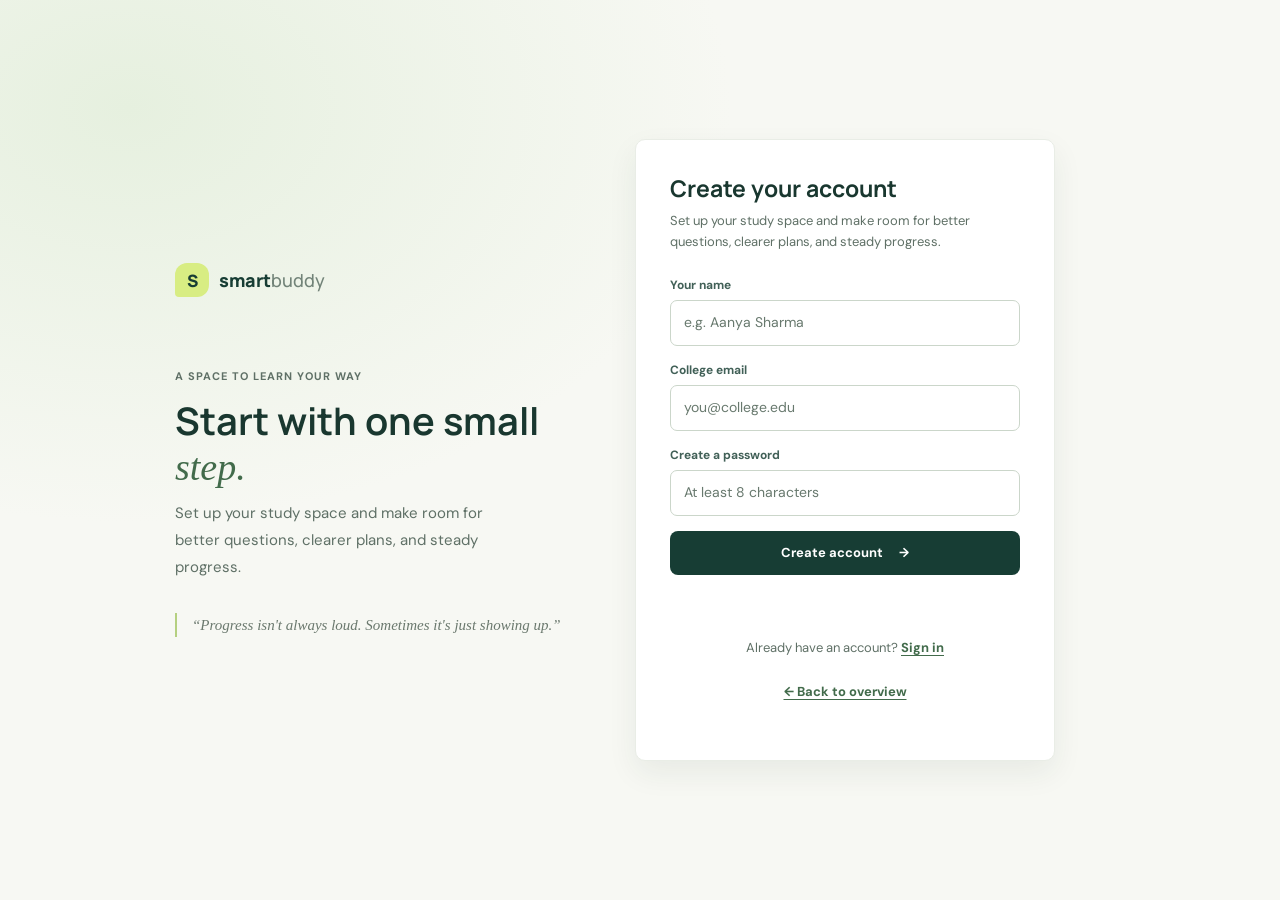
<file: frontend/pages/register.html>
<!doctype html>
<html lang="en">
<head>
  <meta charset="utf-8">
  <meta name="viewport" content="width=device-width, initial-scale=1">
  <meta name="theme-color" content="#173d34">
  <title>Create account | Smart AI Buddy</title>
  <link rel="stylesheet" href="../css/style.css">
  <script src="../js/app.js" defer></script>
</head>
<body class="auth-page">
  <main class="auth-layout">
    <section class="auth-aside"><a class="brand" href="../index.html"><span class="brand-mark" aria-hidden="true">S</span><span>smart<span class="brand-light">buddy</span></span></a><p class="eyebrow">A SPACE TO LEARN YOUR WAY</p><h1>Start with one small <em>step.</em></h1><p>Set up your study space and make room for better questions, clearer plans, and steady progress.</p><div class="auth-note">“Progress isn't always loud. Sometimes it's just showing up.”</div></section>
    <section class="auth-card" aria-labelledby="register-title"><h2 id="register-title">Create your account</h2><p>Set up your study space and make room for better questions, clearer plans, and steady progress.</p><form class="form-stack" data-registration-form><div class="form-field"><label for="name">Your name</label><input id="name" name="name" autocomplete="name" placeholder="e.g. Aanya Sharma" maxlength="120" required></div><div class="form-field"><label for="email">College email</label><input id="email" name="email" type="email" autocomplete="email" placeholder="you@college.edu" maxlength="254" required></div><div class="form-field"><label for="password">Create a password</label><input id="password" name="password" type="password" autocomplete="new-password" minlength="8" maxlength="72" placeholder="At least 8 characters" required></div><button class="button button-dark" type="submit"><span data-submit-label>Create account</span><span aria-hidden="true">→</span></button><p class="form-message" data-form-message role="status" aria-live="polite"></p></form><p class="auth-switch">Already have an account? <a href="login.html">Sign in</a></p><p class="auth-switch"><a href="../index.html">← Back to overview</a></p></section>
  </main>
  <div class="toast" role="status" aria-live="polite" data-toast></div>
</body>
</html>
</file>
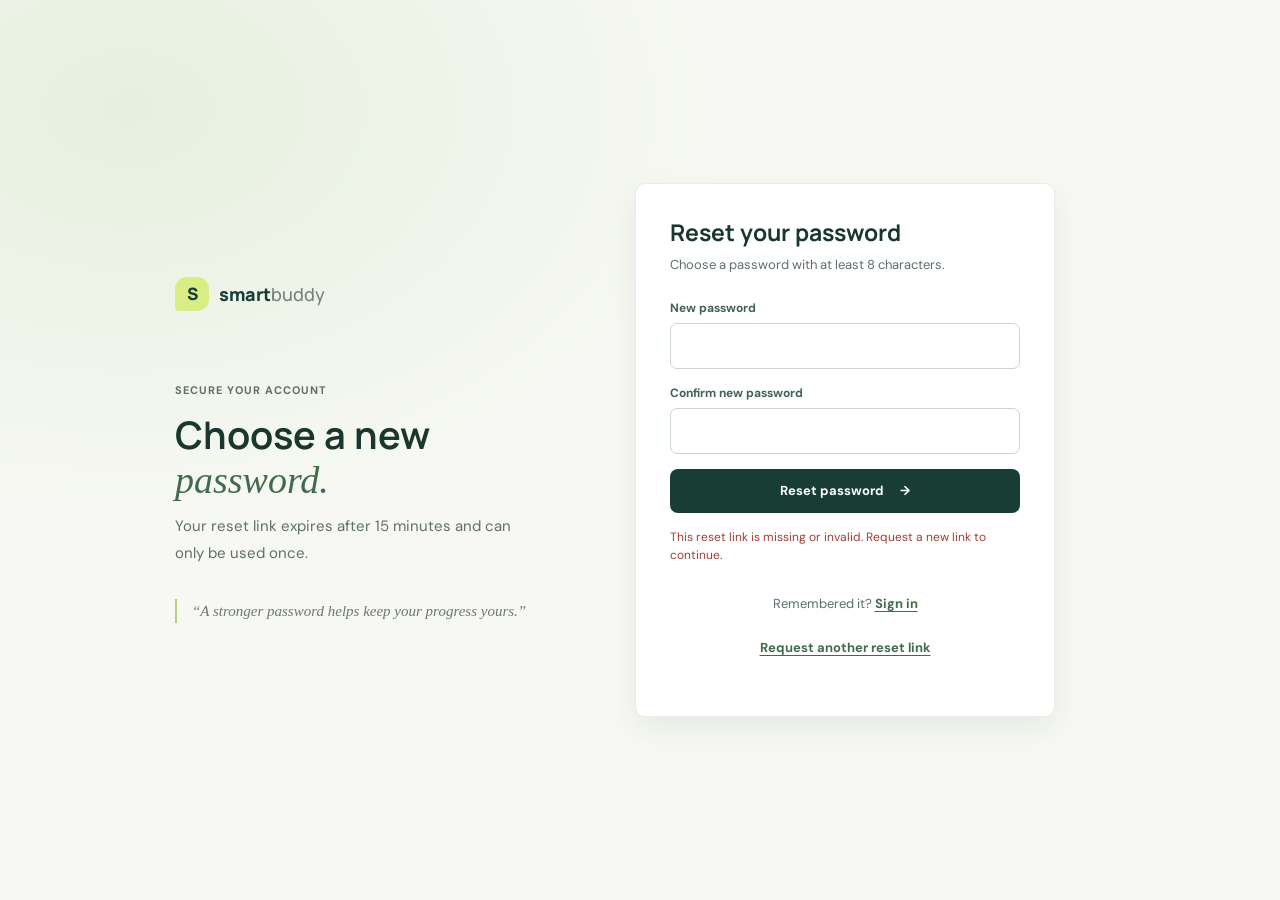
<file: frontend/pages/reset-password.html>
<!doctype html>
<html lang="en">
<head>
  <meta charset="utf-8">
  <meta name="viewport" content="width=device-width, initial-scale=1">
  <meta name="theme-color" content="#173d34">
  <title>Reset password | Smart AI Buddy</title>
  <link rel="stylesheet" href="../css/style.css">
  <script src="../js/app.js" defer></script>
</head>
<body class="auth-page">
  <main class="auth-layout">
    <section class="auth-aside"><a class="brand" href="../index.html"><span class="brand-mark" aria-hidden="true">S</span><span>smart<span class="brand-light">buddy</span></span></a><p class="eyebrow">SECURE YOUR ACCOUNT</p><h1>Choose a new <em>password.</em></h1><p>Your reset link expires after 15 minutes and can only be used once.</p><div class="auth-note">“A stronger password helps keep your progress yours.”</div></section>
    <section class="auth-card" aria-labelledby="reset-title"><h2 id="reset-title">Reset your password</h2><p>Choose a password with at least 8 characters.</p><form class="form-stack" data-reset-password-form><input name="token" type="hidden"><div class="form-field"><label for="new-password">New password</label><input id="new-password" name="newPassword" type="password" autocomplete="new-password" minlength="8" maxlength="72" required></div><div class="form-field"><label for="confirm-password">Confirm new password</label><input id="confirm-password" name="confirmPassword" type="password" autocomplete="new-password" minlength="8" maxlength="72" required></div><button class="button button-dark" type="submit"><span data-reset-label>Reset password</span><span aria-hidden="true">→</span></button><p class="form-message" data-form-message role="status" aria-live="polite"></p></form><p class="auth-switch">Remembered it? <a href="login.html">Sign in</a></p><p class="auth-switch"><a href="forgot-password.html">Request another reset link</a></p></section>
  </main>
  <div class="toast" role="status" aria-live="polite" data-toast></div>
</body>
</html>
</file>
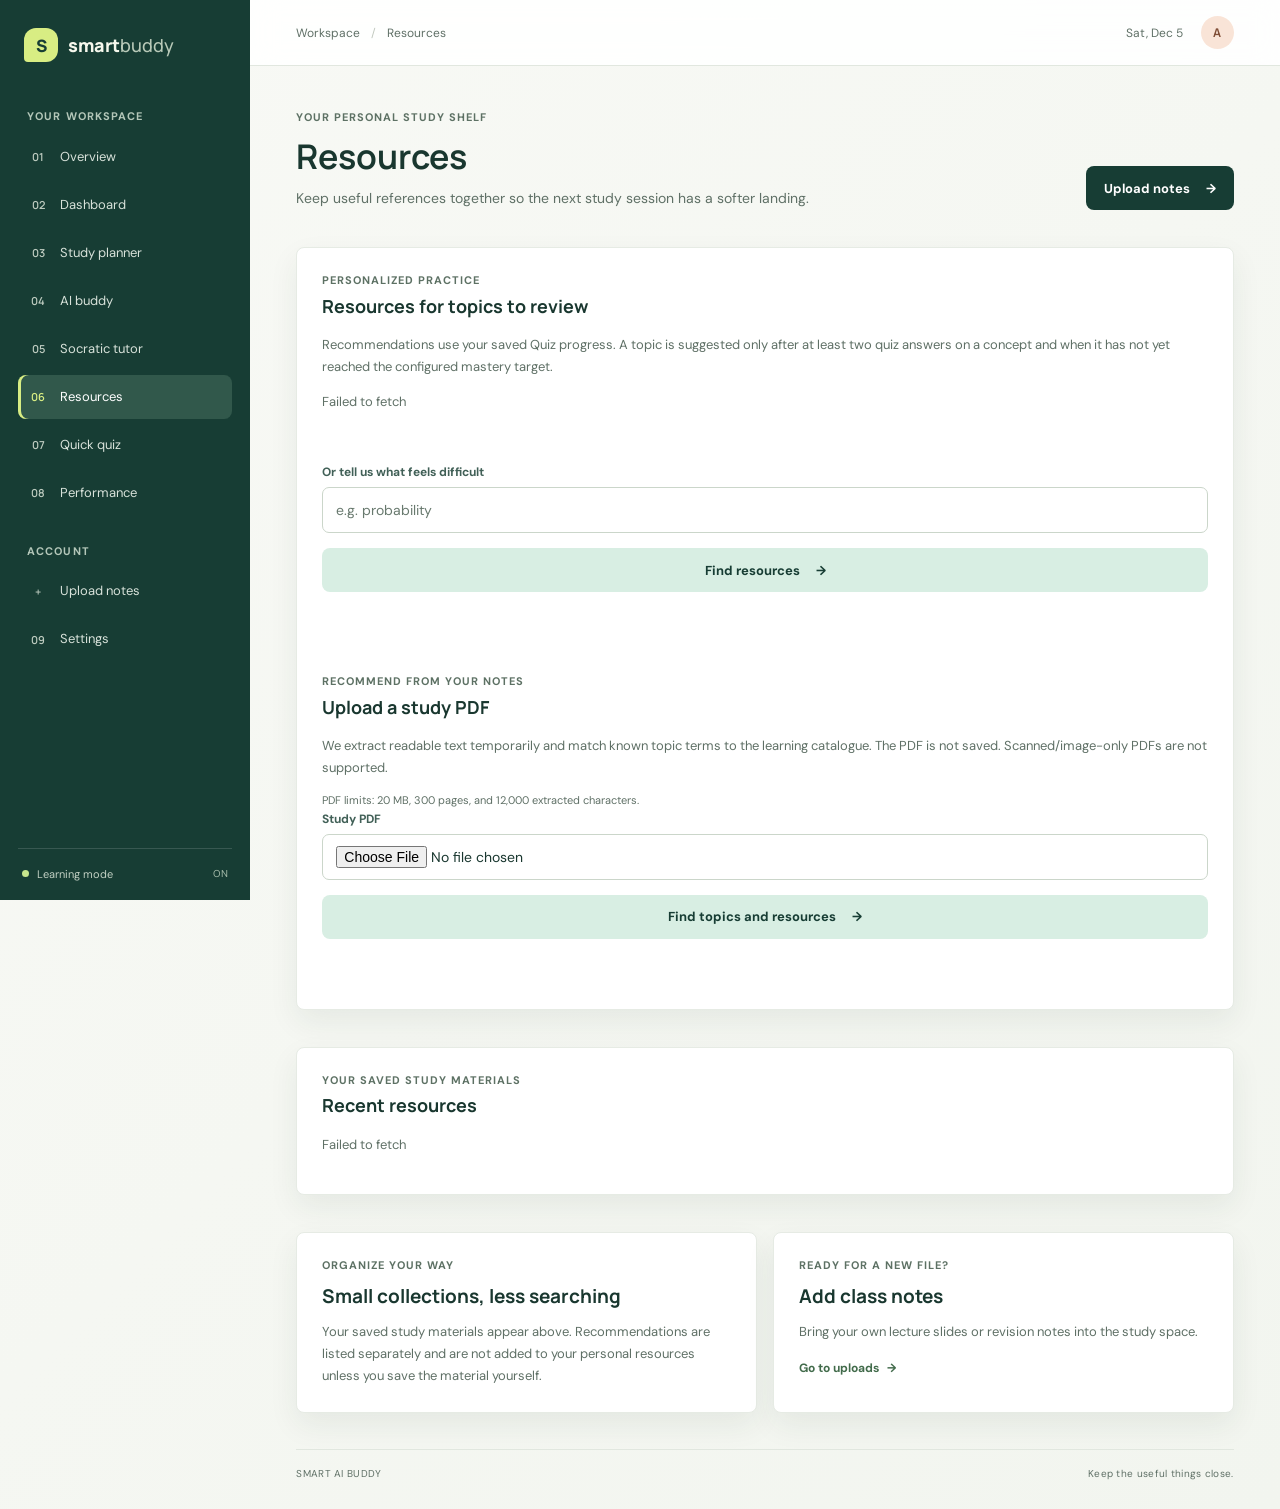
<file: frontend/pages/resources.html>
<!doctype html>
<html lang="en">
<head>
  <meta charset="utf-8">
  <meta name="viewport" content="width=device-width, initial-scale=1">
  <meta name="theme-color" content="#173d34">
  <title>Resources | Smart AI Buddy</title>
  <link rel="stylesheet" href="../css/style.css">
  <script src="../js/app.js" defer></script>
</head>
<body>
  <div class="app-shell">
    <aside class="sidebar" id="site-nav" aria-label="Main navigation">
      <a class="brand" href="../index.html"><span class="brand-mark" aria-hidden="true">S</span><span>smart<span class="brand-light">buddy</span></span></a>
      <p class="nav-caption">YOUR WORKSPACE</p>
      <nav class="nav-list">
        <a class="nav-link" href="../index.html"><span class="nav-icon">01</span>Overview</a>
        <a class="nav-link" href="dashboard.html"><span class="nav-icon">02</span>Dashboard</a>
        <a class="nav-link" href="planner.html"><span class="nav-icon">03</span>Study planner</a>
        <a class="nav-link" href="chat.html"><span class="nav-icon">04</span>AI buddy</a>
        <a class="nav-link" href="socratic.html"><span class="nav-icon">05</span>Socratic tutor</a>
        <a class="nav-link is-active" href="resources.html" aria-current="page"><span class="nav-icon">06</span>Resources</a>
        <a class="nav-link" href="quiz.html"><span class="nav-icon">07</span>Quick quiz</a>
        <a class="nav-link" href="performance.html"><span class="nav-icon">08</span>Performance</a>
      </nav>
      <p class="nav-caption nav-caption-lower">ACCOUNT</p>
      <nav class="nav-list">
        <a class="nav-link" href="upload.html"><span class="nav-icon">+</span>Upload notes</a>
        <a class="nav-link" href="settings.html"><span class="nav-icon">09</span>Settings</a>
      </nav>
      <div class="sidebar-bottom"><span class="status-dot"></span><span>Learning mode</span><span class="status-label">ON</span></div>
    </aside>
    <div class="mobile-scrim" data-close-nav></div>
    <main class="main-area">
      <header class="topbar">
        <button class="menu-toggle" type="button" aria-label="Open navigation" aria-expanded="false" aria-controls="site-nav" data-menu-toggle><span></span><span></span><span></span></button>
        <div class="breadcrumb">Workspace <span>/</span> Resources</div>
        <div class="topbar-actions"><span class="today-label" data-current-date></span><a class="avatar" href="settings.html" aria-label="Account settings">A</a></div>
      </header>
      <div class="page-content" data-resource-page>
        <section class="page-title-row">
          <div>
            <p class="eyebrow">YOUR PERSONAL STUDY SHELF</p>
            <h1>Resources</h1>
            <p class="intro-copy">Keep useful references together so the next study session has a softer landing.</p>
          </div>
          <a class="button button-dark" href="upload.html">Upload notes <span aria-hidden="true">→</span></a>
        </section>
        <section class="panel section-block">
          <div class="section-heading">
            <div><p class="eyebrow">PERSONALIZED PRACTICE</p><h2>Resources for topics to review</h2></div>
          </div>
          <p class="muted">Recommendations use your saved Quiz progress. A topic is suggested only after at least two quiz answers on a concept and when it has not yet reached the configured mastery target.</p>
          <div class="list-rows" data-weak-topic-recommendations aria-live="polite"><p class="muted">Loading your recommendations...</p></div>
          <form class="form-stack section-block" data-difficult-topic-form>
            <div class="form-field">
              <label for="difficult-topic">Or tell us what feels difficult</label>
              <input id="difficult-topic" name="topic" maxlength="200" placeholder="e.g. probability" required>
            </div>
            <button class="button button-light" type="submit">Find resources <span aria-hidden="true">→</span></button>
            <p class="form-message" data-difficult-topic-message role="status" aria-live="polite"></p>
          </form>
          <div class="list-rows" data-reported-topic-recommendations aria-live="polite"></div>
          <section class="section-block" data-resource-pdf-section>
            <div class="section-heading"><div><p class="eyebrow">RECOMMEND FROM YOUR NOTES</p><h2>Upload a study PDF</h2></div></div>
            <p class="muted">We extract readable text temporarily and match known topic terms to the learning catalogue. The PDF is not saved. Scanned/image-only PDFs are not supported.</p>
            <p class="form-note" data-resource-pdf-limits>PDF limits: 20 MB, 300 pages, and 12,000 extracted characters.</p>
            <form class="form-stack" data-resource-pdf-form>
              <div class="form-field">
                <label for="resource-pdf">Study PDF</label>
                <input id="resource-pdf" name="file" type="file" accept="application/pdf,.pdf" required>
              </div>
              <button class="button button-light" type="submit">Find topics and resources <span aria-hidden="true">→</span></button>
              <p class="form-message" data-resource-pdf-message role="status" aria-live="polite"></p>
            </form>
            <div class="list-rows" data-resource-pdf-recommendations aria-live="polite"></div>
          </section>
        </section>
        <section class="panel section-block">
          <div class="section-heading">
            <div><p class="eyebrow">YOUR SAVED STUDY MATERIALS</p><h2>Recent resources</h2></div>
          </div>
          <div class="list-rows" data-recent-resources aria-live="polite"><p class="muted">Loading your saved study materials...</p></div>
        </section>
        <section class="content-grid section-block">
          <article class="panel"><p class="eyebrow">ORGANIZE YOUR WAY</p><h2>Small collections, less searching</h2><p class="muted">Your saved study materials appear above. Recommendations are listed separately and are not added to your personal resources unless you save the material yourself.</p></article>
          <article class="panel"><p class="eyebrow">READY FOR A NEW FILE?</p><h2>Add class notes</h2><p class="muted">Bring your own lecture slides or revision notes into the study space.</p><a class="text-link" href="upload.html">Go to uploads <span aria-hidden="true">→</span></a></article>
        </section>
        <footer class="page-footer"><span>SMART AI BUDDY</span><span>Keep the useful things close.</span></footer>
      </div>
    </main>
    <div class="toast" role="status" aria-live="polite" data-toast></div>
  </div>
</body>
</html>
</file>
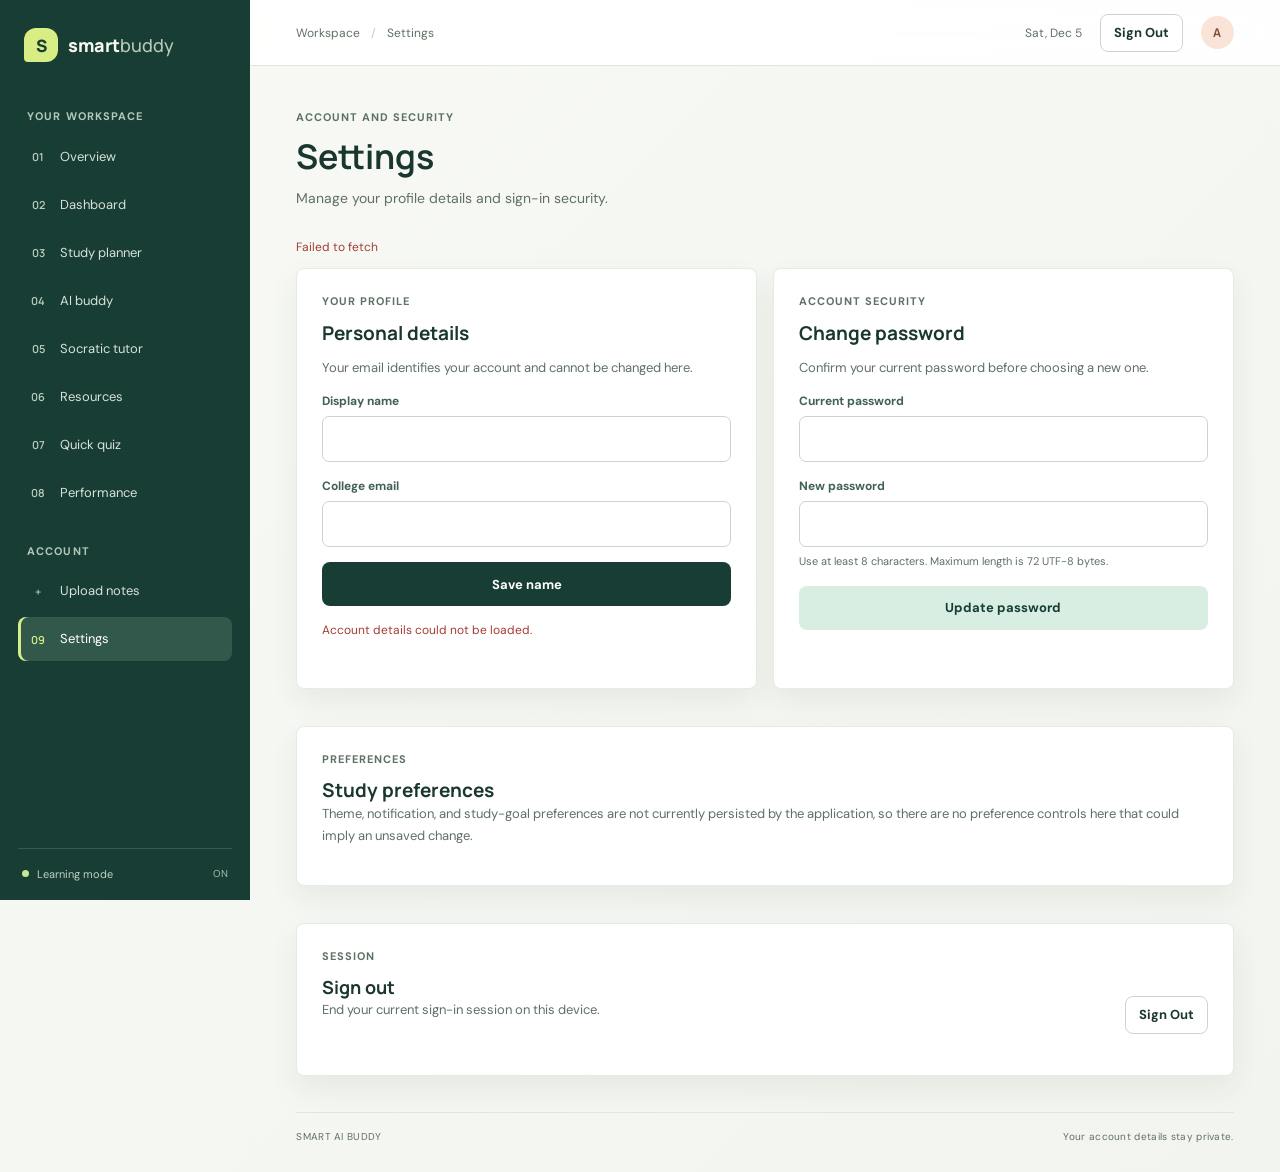
<file: frontend/pages/settings.html>
<!doctype html>
<html lang="en">
<head>
  <meta charset="utf-8">
  <meta name="viewport" content="width=device-width, initial-scale=1">
  <meta name="theme-color" content="#173d34">
  <title>Settings | Smart AI Buddy</title>
  <link rel="stylesheet" href="../css/style.css">
  <script src="../js/app.js" defer></script>
</head>
<body>
  <div class="app-shell">
    <aside class="sidebar" id="site-nav" aria-label="Main navigation">
      <a class="brand" href="../index.html"><span class="brand-mark" aria-hidden="true">S</span><span>smart<span class="brand-light">buddy</span></span></a>
      <p class="nav-caption">YOUR WORKSPACE</p>
      <nav class="nav-list">
        <a class="nav-link" href="../index.html"><span class="nav-icon">01</span>Overview</a>
        <a class="nav-link" href="dashboard.html"><span class="nav-icon">02</span>Dashboard</a>
        <a class="nav-link" href="planner.html"><span class="nav-icon">03</span>Study planner</a>
        <a class="nav-link" href="chat.html"><span class="nav-icon">04</span>AI buddy</a>
        <a class="nav-link" href="socratic.html"><span class="nav-icon">05</span>Socratic tutor</a>
        <a class="nav-link" href="resources.html"><span class="nav-icon">06</span>Resources</a>
        <a class="nav-link" href="quiz.html"><span class="nav-icon">07</span>Quick quiz</a>
        <a class="nav-link" href="performance.html"><span class="nav-icon">08</span>Performance</a>
      </nav>
      <p class="nav-caption nav-caption-lower">ACCOUNT</p>
      <nav class="nav-list">
        <a class="nav-link" href="upload.html"><span class="nav-icon">+</span>Upload notes</a>
        <a class="nav-link is-active" href="settings.html" aria-current="page"><span class="nav-icon">09</span>Settings</a>
      </nav>
      <div class="sidebar-bottom"><span class="status-dot"></span><span>Learning mode</span><span class="status-label">ON</span></div>
    </aside>
    <div class="mobile-scrim" data-close-nav></div>
    <main class="main-area">
      <header class="topbar">
        <button class="menu-toggle" type="button" aria-label="Open navigation" aria-expanded="false" aria-controls="site-nav" data-menu-toggle><span></span><span></span><span></span></button>
        <div class="breadcrumb">Workspace <span>/</span> Settings</div>
        <div class="topbar-actions"><span class="today-label" data-current-date></span><button class="button button-outline button-small" type="button" data-logout>Sign Out</button><a class="avatar" href="settings.html" aria-label="Account settings">A</a></div>
      </header>
      <div class="page-content" data-settings-page>
        <section class="page-title-row">
          <div><p class="eyebrow">ACCOUNT AND SECURITY</p><h1>Settings</h1><p class="intro-copy">Manage your profile details and sign-in security.</p></div>
        </section>
        <p class="form-message" data-settings-status role="status" aria-live="polite">Loading your account details...</p>
        <section class="content-grid">
          <article class="panel">
            <p class="eyebrow">YOUR PROFILE</p>
            <h2>Personal details</h2>
            <p class="muted">Your email identifies your account and cannot be changed here.</p>
            <form class="form-stack" data-settings-profile-form>
              <div class="form-field"><label for="settings-name">Display name</label><input id="settings-name" name="name" maxlength="120" autocomplete="name" required disabled></div>
              <div class="form-field"><label for="settings-email">College email</label><input id="settings-email" name="email" type="email" autocomplete="email" readonly disabled></div>
              <button class="button button-dark" type="submit" disabled>Save name</button>
              <p class="form-message" data-settings-profile-message role="status" aria-live="polite"></p>
            </form>
          </article>
          <article class="panel">
            <p class="eyebrow">ACCOUNT SECURITY</p>
            <h2>Change password</h2>
            <p class="muted">Confirm your current password before choosing a new one.</p>
            <form class="form-stack" data-settings-password-form>
              <div class="form-field"><label for="settings-current-password">Current password</label><input id="settings-current-password" name="currentPassword" type="password" autocomplete="current-password" required disabled></div>
              <div class="form-field"><label for="settings-new-password">New password</label><input id="settings-new-password" name="newPassword" type="password" minlength="8" maxlength="72" autocomplete="new-password" required disabled><small class="form-note">Use at least 8 characters. Maximum length is 72 UTF-8 bytes.</small></div>
              <button class="button button-light" type="submit" disabled>Update password</button>
              <p class="form-message" data-settings-password-message role="status" aria-live="polite"></p>
            </form>
          </article>
        </section>
        <section class="panel section-block">
          <p class="eyebrow">PREFERENCES</p>
          <h2>Study preferences</h2>
          <p class="muted">Theme, notification, and study-goal preferences are not currently persisted by the application, so there are no preference controls here that could imply an unsaved change.</p>
        </section>
        <section class="panel section-block">
          <p class="eyebrow">SESSION</p>
          <div class="section-heading"><div><h2>Sign out</h2><p class="muted">End your current sign-in session on this device.</p></div><button class="button button-outline button-small" type="button" data-logout>Sign Out</button></div>
        </section>
        <footer class="page-footer"><span>SMART AI BUDDY</span><span>Your account details stay private.</span></footer>
      </div>
    </main>
    <div class="toast" role="status" aria-live="polite" data-toast></div>
  </div>
</body>
</html>
</file>
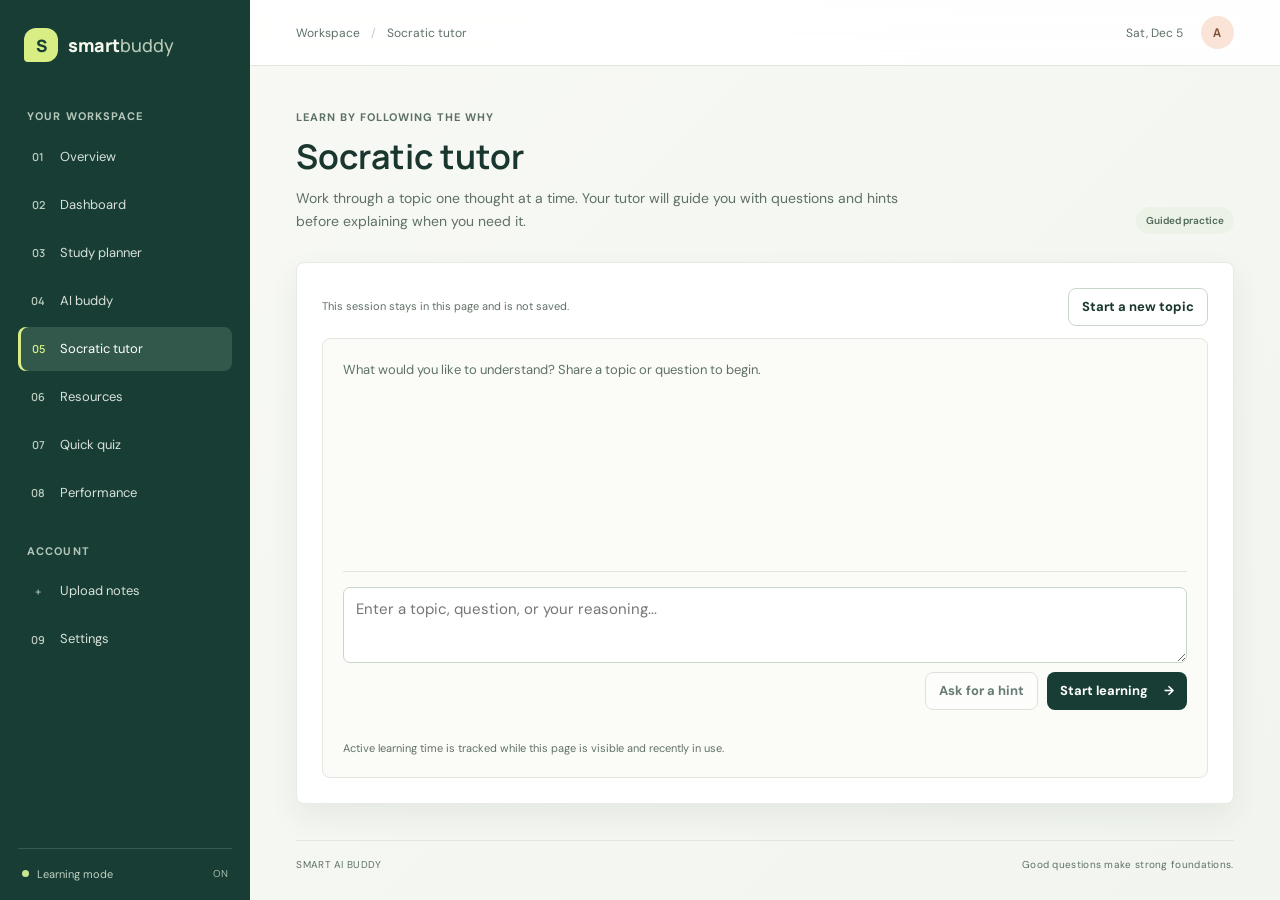
<file: frontend/pages/socratic.html>
<!doctype html>
<html lang="en">
<head>
  <meta charset="utf-8">
  <meta name="viewport" content="width=device-width, initial-scale=1">
  <meta name="theme-color" content="#173d34">
  <title>Socratic tutor | Smart AI Buddy</title>
  <link rel="stylesheet" href="../css/style.css">
  <script src="../js/app.js" defer></script>
</head>
<body>
  <div class="app-shell">
    <aside class="sidebar" id="site-nav" aria-label="Main navigation">
      <a class="brand" href="../index.html"><span class="brand-mark" aria-hidden="true">S</span><span>smart<span class="brand-light">buddy</span></span></a>
      <p class="nav-caption">YOUR WORKSPACE</p>
      <nav class="nav-list">
        <a class="nav-link" href="../index.html"><span class="nav-icon">01</span>Overview</a>
        <a class="nav-link" href="dashboard.html"><span class="nav-icon">02</span>Dashboard</a>
        <a class="nav-link" href="planner.html"><span class="nav-icon">03</span>Study planner</a>
        <a class="nav-link" href="chat.html"><span class="nav-icon">04</span>AI buddy</a>
        <a class="nav-link is-active" href="socratic.html" aria-current="page"><span class="nav-icon">05</span>Socratic tutor</a>
        <a class="nav-link" href="resources.html"><span class="nav-icon">06</span>Resources</a>
        <a class="nav-link" href="quiz.html"><span class="nav-icon">07</span>Quick quiz</a>
        <a class="nav-link" href="performance.html"><span class="nav-icon">08</span>Performance</a>
      </nav>
      <p class="nav-caption nav-caption-lower">ACCOUNT</p>
      <nav class="nav-list">
        <a class="nav-link" href="upload.html"><span class="nav-icon">+</span>Upload notes</a>
        <a class="nav-link" href="settings.html"><span class="nav-icon">09</span>Settings</a>
      </nav>
      <div class="sidebar-bottom"><span class="status-dot"></span><span>Learning mode</span><span class="status-label">ON</span></div>
    </aside>
    <div class="mobile-scrim" data-close-nav></div>
    <main class="main-area">
      <header class="topbar">
        <button class="menu-toggle" type="button" aria-label="Open navigation" aria-expanded="false" aria-controls="site-nav" data-menu-toggle><span></span><span></span><span></span></button>
        <div class="breadcrumb">Workspace <span>/</span> Socratic tutor</div>
        <div class="topbar-actions"><span class="today-label" data-current-date></span><a class="avatar" href="settings.html" aria-label="Account settings">A</a></div>
      </header>
      <div class="page-content" data-socratic-tutor>
        <section class="page-title-row">
          <div>
            <p class="eyebrow">LEARN BY FOLLOWING THE WHY</p>
            <h1>Socratic tutor</h1>
            <p class="intro-copy">Work through a topic one thought at a time. Your tutor will guide you with questions and hints before explaining when you need it.</p>
          </div>
          <span class="pill">Guided practice</span>
        </section>
        <section class="panel">
          <div class="socratic-toolbar">
            <p class="form-note">This session stays in this page and is not saved.</p>
            <button class="button button-outline button-small" type="button" data-socratic-reset>Start a new topic</button>
          </div>
          <div class="chat-window">
            <div class="chat-log" data-socratic-log aria-label="Tutor conversation" aria-live="polite">
              <p class="muted" data-socratic-empty>What would you like to understand? Share a topic or question to begin.</p>
            </div>
            <form class="chat-compose socratic-compose" data-socratic-form>
              <label class="sr-only" for="socratic-message">Your topic, question, or response</label>
              <textarea id="socratic-message" name="message" maxlength="4000" rows="2" placeholder="Enter a topic, question, or your reasoning..." required></textarea>
              <div class="socratic-actions">
                <button class="button button-outline button-small" type="button" data-socratic-hint disabled>Ask for a hint</button>
                <button class="button button-dark button-small" type="submit" data-socratic-send>Start learning <span aria-hidden="true">→</span></button>
              </div>
            </form>
            <p class="form-message" data-socratic-status role="status" aria-live="polite"></p>
            <p class="form-note" data-learning-time-status role="status" aria-live="polite">Active learning time is tracked while this page is visible and recently in use.</p>
          </div>
        </section>
        <footer class="page-footer"><span>SMART AI BUDDY</span><span>Good questions make strong foundations.</span></footer>
      </div>
    </main>
    <div class="toast" role="status" aria-live="polite" data-toast></div>
  </div>
</body>
</html>
</file>
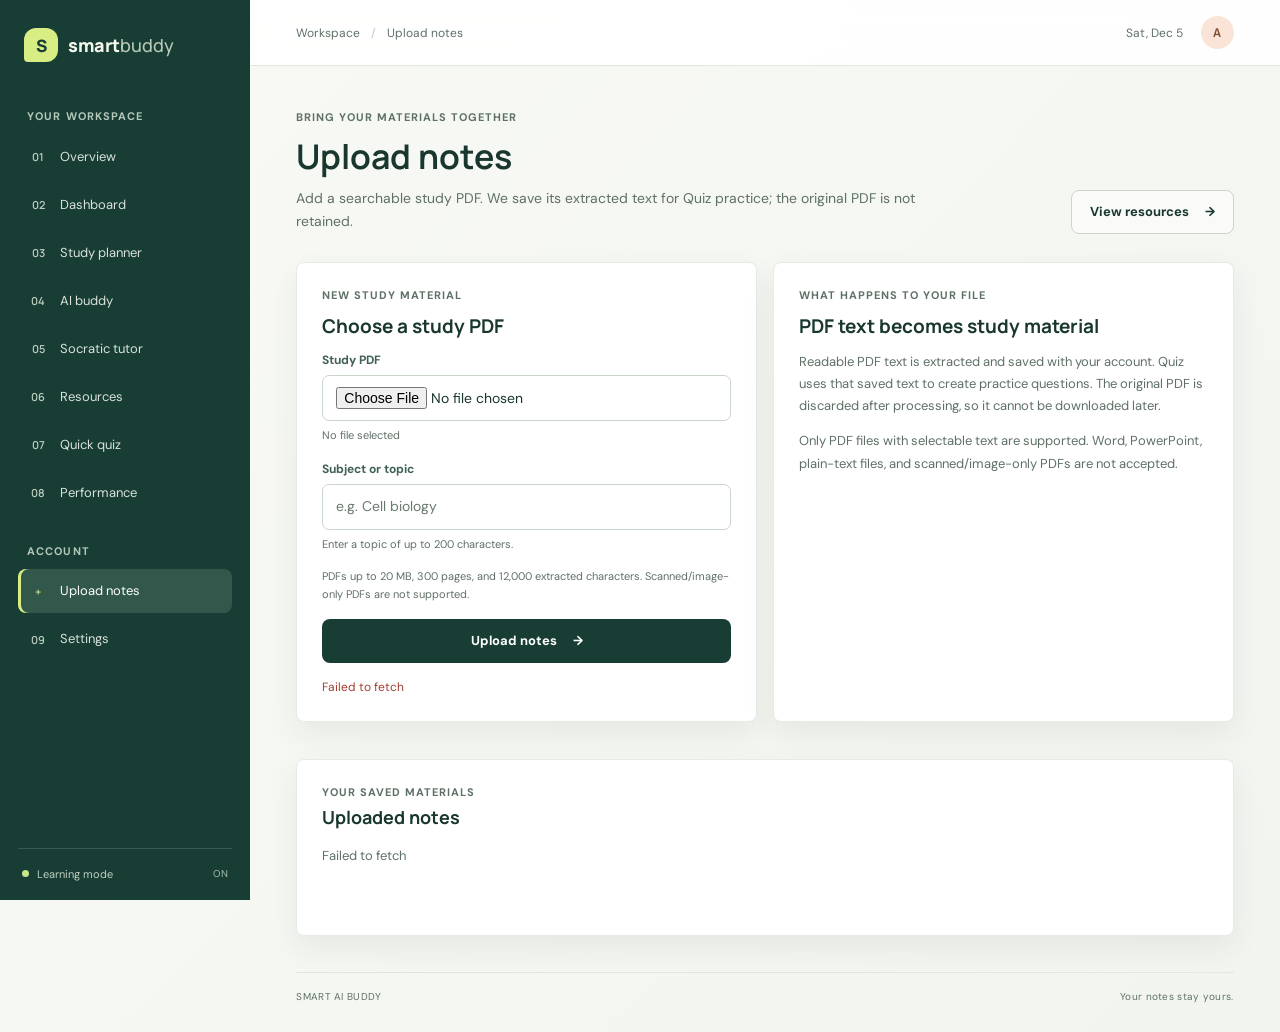
<file: frontend/pages/upload.html>
<!doctype html>
<html lang="en">
<head>
  <meta charset="utf-8">
  <meta name="viewport" content="width=device-width, initial-scale=1">
  <meta name="theme-color" content="#173d34">
  <title>Upload notes | Smart AI Buddy</title>
  <link rel="stylesheet" href="../css/style.css">
  <script src="../js/app.js" defer></script>
</head>
<body>
  <div class="app-shell">
    <aside class="sidebar" id="site-nav" aria-label="Main navigation">
      <a class="brand" href="../index.html"><span class="brand-mark" aria-hidden="true">S</span><span>smart<span class="brand-light">buddy</span></span></a>
      <p class="nav-caption">YOUR WORKSPACE</p>
      <nav class="nav-list">
        <a class="nav-link" href="../index.html"><span class="nav-icon">01</span>Overview</a>
        <a class="nav-link" href="dashboard.html"><span class="nav-icon">02</span>Dashboard</a>
        <a class="nav-link" href="planner.html"><span class="nav-icon">03</span>Study planner</a>
        <a class="nav-link" href="chat.html"><span class="nav-icon">04</span>AI buddy</a>
        <a class="nav-link" href="socratic.html"><span class="nav-icon">05</span>Socratic tutor</a>
        <a class="nav-link" href="resources.html"><span class="nav-icon">06</span>Resources</a>
        <a class="nav-link" href="quiz.html"><span class="nav-icon">07</span>Quick quiz</a>
        <a class="nav-link" href="performance.html"><span class="nav-icon">08</span>Performance</a>
      </nav>
      <p class="nav-caption nav-caption-lower">ACCOUNT</p>
      <nav class="nav-list">
        <a class="nav-link is-active" href="upload.html" aria-current="page"><span class="nav-icon">+</span>Upload notes</a>
        <a class="nav-link" href="settings.html"><span class="nav-icon">09</span>Settings</a>
      </nav>
      <div class="sidebar-bottom"><span class="status-dot"></span><span>Learning mode</span><span class="status-label">ON</span></div>
    </aside>
    <div class="mobile-scrim" data-close-nav></div>
    <main class="main-area">
      <header class="topbar">
        <button class="menu-toggle" type="button" aria-label="Open navigation" aria-expanded="false" aria-controls="site-nav" data-menu-toggle><span></span><span></span><span></span></button>
        <div class="breadcrumb">Workspace <span>/</span> Upload notes</div>
        <div class="topbar-actions"><span class="today-label" data-current-date></span><a class="avatar" href="settings.html" aria-label="Account settings">A</a></div>
      </header>
      <div class="page-content" data-upload-page>
        <section class="page-title-row">
          <div>
            <p class="eyebrow">BRING YOUR MATERIALS TOGETHER</p>
            <h1>Upload notes</h1>
            <p class="intro-copy">Add a searchable study PDF. We save its extracted text for Quiz practice; the original PDF is not retained.</p>
          </div>
          <a class="button button-outline" href="resources.html">View resources <span aria-hidden="true">→</span></a>
        </section>
        <section class="content-grid">
          <article class="panel">
            <p class="eyebrow">NEW STUDY MATERIAL</p>
            <h2>Choose a study PDF</h2>
            <form class="form-stack" data-upload-form>
              <div class="form-field">
                <label for="upload-file">Study PDF</label>
                <input id="upload-file" name="file" type="file" accept="application/pdf,.pdf" data-file-input required>
                <span class="form-note" data-file-name>No file selected</span>
              </div>
              <div class="form-field">
                <label for="upload-topic">Subject or topic</label>
                <input id="upload-topic" name="topic" type="text" maxlength="200" placeholder="e.g. Cell biology" required>
                <span class="form-note">Enter a topic of up to 200 characters.</span>
              </div>
              <p class="form-note" data-upload-limits>PDFs up to 20 MB, 300 pages, and 12,000 extracted characters. Scanned/image-only PDFs are not supported.</p>
              <button class="button button-dark" type="submit">Upload notes <span aria-hidden="true">→</span></button>
              <p class="form-message" data-upload-message role="status" aria-live="polite"></p>
            </form>
          </article>
          <article class="panel">
            <p class="eyebrow">WHAT HAPPENS TO YOUR FILE</p>
            <h2>PDF text becomes study material</h2>
            <p class="muted">Readable PDF text is extracted and saved with your account. Quiz uses that saved text to create practice questions. The original PDF is discarded after processing, so it cannot be downloaded later.</p>
            <p class="muted">Only PDF files with selectable text are supported. Word, PowerPoint, plain-text files, and scanned/image-only PDFs are not accepted.</p>
          </article>
        </section>
        <section class="panel section-block">
          <div class="section-heading">
            <div><p class="eyebrow">YOUR SAVED MATERIALS</p><h2>Uploaded notes</h2></div>
          </div>
          <div class="list-rows" data-uploaded-notes aria-live="polite"><p class="muted">Loading your saved notes...</p></div>
          <p class="form-message" data-upload-list-message role="status" aria-live="polite"></p>
        </section>
        <footer class="page-footer"><span>SMART AI BUDDY</span><span>Your notes stay yours.</span></footer>
      </div>
    </main>
    <div class="toast" role="status" aria-live="polite" data-toast></div>
  </div>
</body>
</html>
</file>
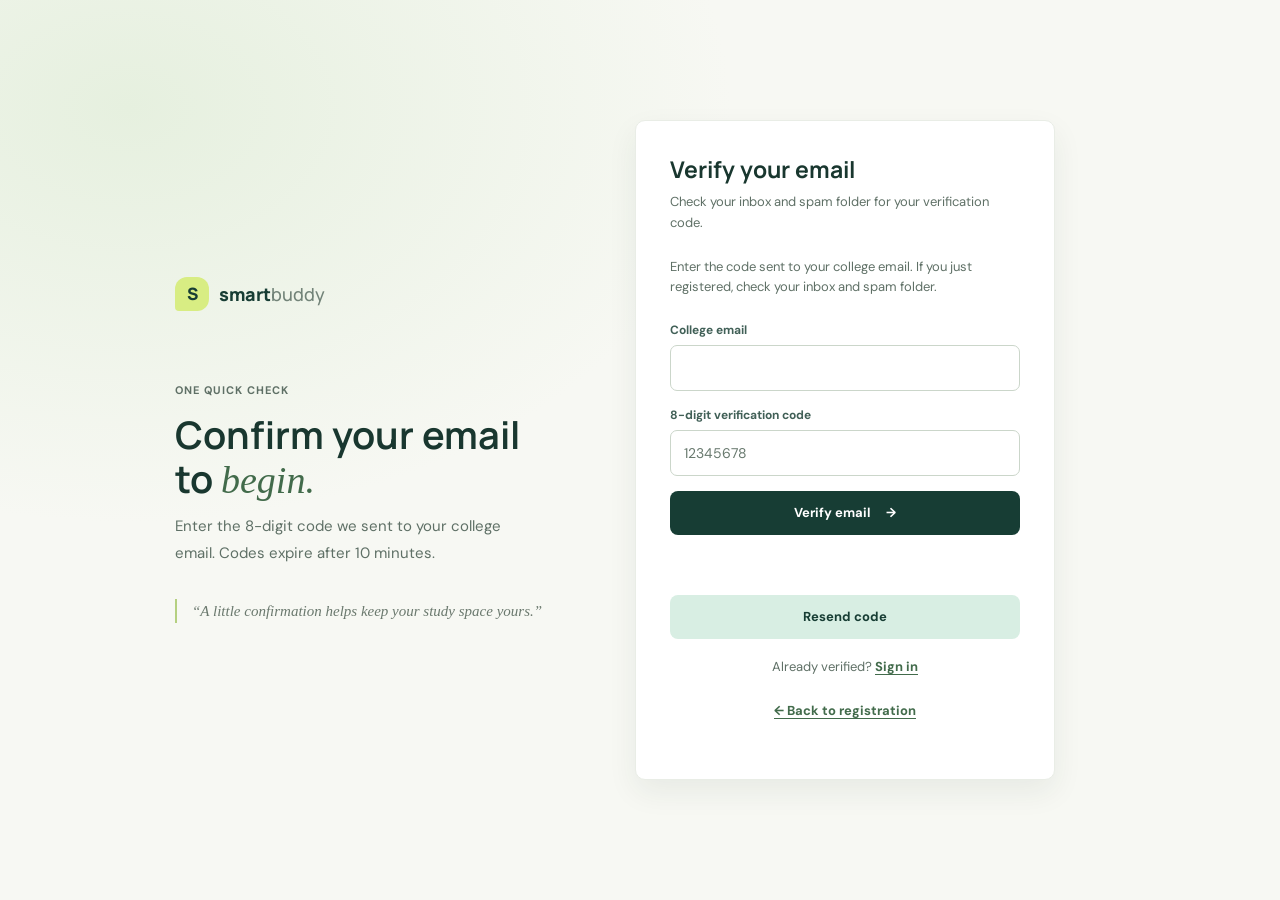
<file: frontend/pages/verify-email.html>
<!doctype html>
<html lang="en">
<head>
  <meta charset="utf-8">
  <meta name="viewport" content="width=device-width, initial-scale=1">
  <meta name="theme-color" content="#173d34">
  <title>Verify your email | Smart AI Buddy</title>
  <link rel="stylesheet" href="../css/style.css">
  <script src="../js/app.js" defer></script>
</head>
<body class="auth-page">
  <main class="auth-layout">
    <section class="auth-aside"><a class="brand" href="../index.html"><span class="brand-mark" aria-hidden="true">S</span><span>smart<span class="brand-light">buddy</span></span></a><p class="eyebrow">ONE QUICK CHECK</p><h1>Confirm your email to <em>begin.</em></h1><p>Enter the 8-digit code we sent to your college email. Codes expire after 10 minutes.</p><div class="auth-note">“A little confirmation helps keep your study space yours.”</div></section>
    <section class="auth-card" aria-labelledby="verify-title"><h2 id="verify-title">Verify your email</h2><p>Check your inbox and spam folder for your verification code.</p><p class="form-message" data-verification-status role="status" aria-live="polite"></p><form class="form-stack" data-verification-form><div class="form-field"><label for="verification-email">College email</label><input id="verification-email" name="email" type="email" autocomplete="email" maxlength="254" required></div><div class="form-field"><label for="verification-code">8-digit verification code</label><input id="verification-code" name="code" type="text" inputmode="numeric" autocomplete="one-time-code" pattern="[0-9]{8}" minlength="8" maxlength="8" placeholder="12345678" required></div><button class="button button-dark" type="submit"><span data-verify-label>Verify email</span><span aria-hidden="true">→</span></button><p class="form-message" data-form-message role="status" aria-live="polite"></p><button class="button button-light" type="button" data-resend-verification>Resend code</button></form><p class="auth-switch">Already verified? <a href="login.html">Sign in</a></p><p class="auth-switch"><a href="register.html">← Back to registration</a></p></section>
  </main>
  <div class="toast" role="status" aria-live="polite" data-toast></div>
</body>
</html>
</file>
<file: frontend/css/style.css>
@import url('https://fonts.googleapis.com/css2?family=DM+Sans:wght@400;500;600;700&family=Manrope:wght@400;500;600;700;800&display=swap');

:root {
  color-scheme: light;
  --ink: #19372f;
  --ink-soft: #416057;
  --muted: #5f7066;
  --paper: #f7f8f3;
  --white: #fff;
  --line: #e1e7df;
  --green: #173d34;
  --green-light: #d8eee3;
  --lime: #d8ed83;
  --coral: #f3a17e;
  --peach: #f9e4d7;
  --lilac: #e9e2f2;
  --shadow: 0 12px 30px rgba(25, 55, 47, .07);
  --focus: #a94e2c;
  font-family: 'DM Sans', 'Aptos', sans-serif;
  font-synthesis: none;
  text-rendering: optimizeLegibility;
}

* { box-sizing: border-box; }
body { margin: 0; background: linear-gradient(135deg, #f8f9f5 0%, #f2f5ef 100%); color: var(--ink); font-size: 15px; line-height: 1.5; }
a { color: inherit; text-decoration: none; }
button, input, select, textarea { font: inherit; }
button, a { -webkit-tap-highlight-color: transparent; }
button:focus-visible, a:focus-visible, input:focus-visible, select:focus-visible, textarea:focus-visible { outline: 3px solid var(--focus); outline-offset: 3px; }
.app-shell { min-height: 100vh; }
.sidebar { background: var(--green); color: #f6f8ed; display: flex; flex-direction: column; height: 100vh; height: 100dvh; left: 0; overflow-y: auto; overscroll-behavior: contain; padding: 28px 18px 18px; position: fixed; top: 0; width: 250px; z-index: 20; }
.brand { align-items: center; display: flex; font: 800 18px/1 'Manrope', sans-serif; gap: 10px; letter-spacing: 0; margin: 0 0 46px 6px; }
.brand-mark { align-items: center; background: var(--lime); border-radius: 12px 12px 12px 4px; color: var(--green); display: inline-flex; font-size: 17px; height: 34px; justify-content: center; width: 34px; }
.brand-light { color: #b8c9b8; font-weight: 500; }
.nav-caption { color: #b4c7b9; font-size: 11px; font-weight: 700; letter-spacing: 1.1px; margin: 0 0 10px 9px; }
.nav-caption-lower { margin-top: 28px; }
.nav-list { display: grid; gap: 4px; }
.nav-link { align-items: center; border-radius: 8px; color: #d8e2da; display: flex; font-size: 13px; gap: 12px; min-height: 44px; padding: 0 10px; transition: background .18s ease, color .18s ease; }
.nav-link:hover { background: rgba(255,255,255,.08); color: var(--white); }
.nav-link.is-active { background: #31584b; box-shadow: inset 3px 0 0 var(--lime); color: var(--white); }
.nav-icon { color: #bdcbbf; font: 600 11px 'Manrope', sans-serif; text-align: center; width: 20px; }
.nav-link.is-active .nav-icon { color: var(--lime); }
.sidebar-bottom { align-items: center; border-top: 1px solid rgba(255,255,255,.14); color: #c2d0c3; display: flex; font-size: 11px; gap: 8px; margin-top: auto; padding: 17px 4px 0; }
.status-dot { background: #c7e68d; border-radius: 50%; height: 7px; width: 7px; }
.status-label { color: #a6bcaa; font-size: 10px; margin-left: auto; }
.main-area { margin-left: 250px; min-height: 100vh; }
.topbar { align-items: center; backdrop-filter: blur(14px); background: rgba(255,255,255,.88); border-bottom: 1px solid var(--line); display: flex; height: 66px; justify-content: space-between; padding: 0 4.5%; position: sticky; top: 0; z-index: 10; }
.breadcrumb { color: var(--muted); font-size: 12px; }
.breadcrumb span { color: #c1c9bf; margin: 0 8px; }
.topbar-actions { align-items: center; display: flex; gap: 18px; }
.today-label { color: var(--muted); font-size: 12px; }
.avatar { align-items: center; background: var(--peach); border-radius: 50%; color: #804f38; display: inline-flex; font: 700 12px 'Manrope', sans-serif; height: 33px; justify-content: center; width: 33px; }
.menu-toggle { background: none; border: 0; cursor: pointer; display: none; padding: 8px; }
.menu-toggle span { background: var(--ink); display: block; height: 2px; margin: 4px 0; width: 19px; }
.page-content { margin: 0 auto; max-width: 1320px; padding: 44px 4.5% 28px; }
.welcome-row { align-items: end; display: flex; gap: 24px; justify-content: space-between; margin-bottom: 34px; }
.eyebrow { color: #5d7164; font-size: 11px; font-weight: 700; letter-spacing: 1px; line-height: 1.4; margin: 0 0 11px; }
h1, h2, h3, p { margin-top: 0; }
h1, h2, h3 { font-family: 'Manrope', 'Aptos', sans-serif; letter-spacing: 0; }
h1 { font-size: 38px; font-weight: 650; line-height: 1.18; margin: 0 0 10px; max-width: 690px; }
h1 em { color: #426b4b; font-family: Georgia, serif; font-weight: 400; }
h2 { font-size: 19px; font-weight: 700; line-height: 1.3; margin-bottom: 0; }
h3 { font-size: 18px; font-weight: 700; margin-bottom: 7px; }
.intro-copy { color: var(--muted); font-size: 14px; line-height: 1.7; margin: 0; max-width: 620px; }
.button { align-items: center; border: 0; border-radius: 8px; cursor: pointer; display: inline-flex; font-size: 13px; font-weight: 700; gap: 16px; justify-content: center; min-height: 44px; padding: 0 18px; transition: transform .18s ease, background .18s ease, box-shadow .18s ease; white-space: nowrap; }
.button:hover { box-shadow: 0 5px 14px rgba(25,55,47,.12); transform: translateY(-1px); }
.button-dark { background: var(--green); color: var(--white); }
.button-dark:hover { background: #275346; }
.auth-card .button:disabled { cursor: wait; opacity: .7; transform: none; }
.button-light { background: var(--green-light); color: var(--green); }
.button-light:hover { background: #c9e5d4; }
.button-outline { background: rgba(255,255,255,.55); border: 1px solid #cbd6ca; color: var(--ink); }
.button-outline:hover { background: #fff; border-color: #809984; }
.button-small { min-height: 38px; padding: 0 13px; }
.overview-grid { display: grid; gap: 16px; grid-template-columns: 1.45fr 1fr; }
.panel { background: var(--white); border: 1px solid #e6ebe4; border-radius: 8px; box-shadow: var(--shadow); padding: 25px; }
.panel-top { align-items: flex-start; display: flex; justify-content: space-between; }
.sun-badge { align-items: center; background: var(--lime); border-radius: 50%; color: #56723e; display: inline-flex; font-size: 16px; height: 34px; justify-content: center; width: 34px; }
.muted { color: var(--muted); font-size: 13px; line-height: 1.7; }
.muted strong { color: var(--ink-soft); font-weight: 600; }
.focus-panel > .muted { margin: 12px 0 23px; max-width: 450px; }
.focus-progress { margin-bottom: 16px; }
.progress-meta { color: var(--muted); display: flex; font-size: 11px; justify-content: space-between; margin-bottom: 8px; }
.progress-meta strong { color: var(--ink-soft); font-weight: 600; }
.progress-track { background: #e8eee5; border-radius: 10px; height: 8px; overflow: hidden; }
.progress-track span { background: #8aaa68; border-radius: inherit; display: block; height: 100%; }
.text-link { color: #426b4b; display: inline-flex; font-size: 12px; font-weight: 700; gap: 8px; }
.text-link:hover { color: var(--green); }
.time-panel { background: #eff4e8; border-color: #e9eee0; }
.stat-number { color: var(--green); font: 700 36px/1 'Manrope', sans-serif; margin: 19px 0 9px; }
.stat-number span { font-size: 15px; font-weight: 500; margin-right: 5px; }
.time-panel .muted { margin-bottom: 14px; }
.mini-bars { align-items: end; display: flex; gap: 10px; height: 45px; }
.mini-bars span { background: #c6d8b4; border-radius: 4px 4px 1px 1px; flex: 1; min-height: 5px; }
.mini-bars span.bar-today { background: #608566; }
.bar-labels { color: #5f7066; display: flex; font-size: 10px; justify-content: space-between; margin-top: 7px; }
.section-block { margin-top: 37px; }
.section-heading { align-items: end; display: flex; justify-content: space-between; margin-bottom: 16px; }
.section-heading .eyebrow { margin-bottom: 6px; }
.section-heading h2 { font-size: 18px; }
.learning-grid { display: grid; gap: 14px; grid-template-columns: repeat(3, minmax(0, 1fr)); }
.learning-card { border: 1px solid transparent; border-radius: 8px; min-height: 196px; overflow: hidden; padding: 21px; position: relative; transition: transform .18s ease, box-shadow .18s ease; }
.learning-card:hover { box-shadow: var(--shadow); transform: translateY(-3px); }
.card-mint { background: #e1f0e6; border-color: #d9eadd; border-top: 3px solid #83a98a; }
.card-peach { background: #fae8dc; border-color: #f5e0d2; border-top: 3px solid #d38c68; }
.card-lilac { background: #ebe7f1; border-color: #e4deed; border-top: 3px solid #9584b0; }
.card-index { color: #53685a; font-size: 10px; font-weight: 700; letter-spacing: .8px; }
.card-symbol { align-items: center; background: rgba(255,255,255,.56); border-radius: 50%; color: #4f765b; display: flex; font: 600 18px Georgia, serif; height: 34px; justify-content: center; position: absolute; right: 18px; top: 15px; width: 34px; }
.card-peach .card-symbol { color: #aa704c; }
.card-lilac .card-symbol { color: #756593; }
.learning-card h3 { margin: 31px 0 7px; }
.learning-card p { color: #52685d; font-size: 13px; line-height: 1.6; margin: 0; max-width: 250px; }
.card-arrow { bottom: 17px; color: #66816b; font-size: 16px; position: absolute; right: 18px; }
.lower-grid { display: grid; gap: 15px; grid-template-columns: 1.55fr 1fr; }
.lower-grid.section-block { margin-top: 24px; }
.next-panel { padding: 20px 22px; }
.compact { margin-bottom: 9px; }
.compact h2 { font-size: 16px; }
.schedule-row { align-items: center; border-top: 1px solid #eff1ec; display: flex; gap: 12px; min-height: 62px; }
.schedule-time { color: var(--ink-soft); font: 600 12px 'Manrope', sans-serif; min-width: 56px; }
.schedule-time span { color: #5f7066; display: block; font: 10px 'DM Sans', sans-serif; margin-top: 2px; }
.schedule-marker { border-radius: 50%; height: 8px; width: 8px; }
.marker-green { background: #86a96c; }
.marker-orange { background: #e1a07c; }
.schedule-info { display: grid; flex: 1; gap: 4px; }
.schedule-info strong { font-size: 11px; font-weight: 600; }
.schedule-info span { color: var(--muted); font-size: 11px; }
.schedule-tag { background: #eff3e9; border-radius: 20px; color: #698064; font-size: 9px; padding: 5px 8px; }
.session-completion-actions { align-items: center; display: flex; flex-wrap: wrap; gap: 8px; }
.session-actual-time-form { align-items: center; display: flex; flex-wrap: wrap; gap: 7px; }
.session-actual-time-form input { background: #fff; border: 1px solid #cbd6ca; border-radius: 7px; color: var(--ink); min-height: 38px; padding: 7px 9px; width: 112px; }
.session-completion-actions button:disabled { cursor: wait; opacity: .65; }
.quote-panel { background: var(--green); border-radius: 9px; color: #f4f4e9; padding: 22px; }
.quote-panel .eyebrow { color: #b2c1b0; }
.quote-panel blockquote { font: 400 20px/1.5 Georgia, serif; margin: 17px 0 14px; max-width: 290px; }
.quote-rule { background: var(--lime); display: block; height: 2px; margin-bottom: 11px; width: 30px; }
.quote-credit { color: #d0ddd2; font-size: 12px; margin-bottom: 17px; }
.quote-panel .text-link { color: var(--lime); }
.page-footer { align-items: center; border-top: 1px solid var(--line); color: #5f7066; display: flex; font-size: 10px; justify-content: space-between; letter-spacing: .3px; margin-top: 36px; padding-top: 16px; }
.page-title-row { align-items: end; display: flex; gap: 20px; justify-content: space-between; margin-bottom: 28px; }
.page-title-row h1 { font-size: 34px; }
.page-title-row .intro-copy { max-width: 620px; }
.content-grid { display: grid; gap: 16px; grid-template-columns: repeat(2, minmax(0, 1fr)); }
.content-grid.three { grid-template-columns: repeat(3, minmax(0, 1fr)); }
.content-grid .panel h2 { margin-bottom: 12px; }
.content-grid .panel p:last-child { margin-bottom: 0; }
.list-rows { display: grid; }
.list-row { align-items: center; border-top: 1px solid var(--line); display: flex; gap: 13px; padding: 14px 0; }
.list-row:first-child { border-top: 0; padding-top: 2px; }
.list-row:last-child { padding-bottom: 2px; }
.list-icon { align-items: center; background: #eef3e7; border-radius: 8px; color: #5f7d5c; display: flex; flex: 0 0 36px; font: 600 13px Georgia, serif; height: 36px; justify-content: center; }
.list-copy { display: grid; flex: 1; gap: 4px; }
.list-copy strong { font-size: 13px; font-weight: 600; }
.list-copy span { color: var(--muted); font-size: 11px; }
.pill { background: #edf2e7; border-radius: 20px; color: #4f6855; display: inline-block; font-size: 10px; font-weight: 600; padding: 6px 10px; white-space: nowrap; }
.form-stack { display: grid; gap: 15px; }
.form-field { display: grid; gap: 6px; }
.form-field label { color: var(--ink-soft); font-size: 12px; font-weight: 700; }
.form-field input, .form-field select, .form-field textarea { background: #fff; border: 1px solid #cbd6ca; border-radius: 7px; color: var(--ink); font-size: 14px; min-height: 46px; padding: 11px 13px; transition: border-color .16s ease, box-shadow .16s ease; width: 100%; }
.form-field input:hover, .form-field select:hover, .form-field textarea:hover, .chat-compose input:hover { border-color: #8da391; }
.form-field input:focus, .form-field select:focus, .form-field textarea:focus, .chat-compose input:focus { border-color: #63836b; box-shadow: 0 0 0 3px rgba(99,131,107,.15); outline: 0; }
.form-field textarea { min-height: 110px; resize: vertical; }
.form-field input::placeholder, .form-field textarea::placeholder { color: #68796e; opacity: 1; }
.form-note { color: var(--muted); font-size: 11px; line-height: 1.6; margin: 0; }
.quiz-score-status { margin-top: 9px; }
.quiz-option-group { border: 0; display: grid; gap: 9px; margin: 0; padding: 0; }
.quiz-option-group legend { color: var(--ink-soft); font-size: 12px; font-weight: 700; margin-bottom: 2px; }
.quiz-options { display: grid; gap: 8px; }
.quiz-option { align-items: flex-start; background: #fbfcf8; border: 1px solid var(--line); border-radius: 8px; color: var(--ink-soft); cursor: pointer; display: grid; gap: 10px; grid-template-columns: 18px 22px 1fr; line-height: 1.5; padding: 12px; }
.quiz-option:has(input:checked) { background: #edf4e9; border-color: #99b486; }
.quiz-option:has(input:disabled) { cursor: default; }
.quiz-option input { accent-color: var(--green); margin: 3px 0 0; }
.quiz-option-label { color: #426b4b; font-size: 12px; font-weight: 700; }
.performance-dual { align-items: center; display: flex; flex-wrap: wrap; font-size: 32px; gap: 8px; }
.table-scroll { overflow-x: auto; }
.data-table { border-collapse: collapse; font-size: 12px; min-width: 480px; text-align: left; width: 100%; }
.data-table th, .data-table td { border-bottom: 1px solid var(--line); padding: 12px 10px; }
.data-table th { color: var(--muted); font-size: 10px; letter-spacing: .5px; text-transform: uppercase; }
.data-table td { color: var(--ink-soft); }
.data-table td:last-child, .data-table th:last-child { text-align: right; }
.data-table tbody tr:last-child td { border-bottom: 0; }
.quick-access-grid { display: grid; gap: 12px; grid-template-columns: repeat(auto-fit, minmax(210px, 1fr)); }
.quick-access-card { align-items: center; background: var(--white); border: 1px solid #e6ebe4; border-radius: 8px; box-shadow: var(--shadow); display: flex; gap: 12px; min-height: 76px; padding: 14px; transition: border-color .18s ease, transform .18s ease; }
.quick-access-card:hover { border-color: #99b486; transform: translateY(-1px); }
.quick-access-icon { align-items: center; background: #edf4e9; border-radius: 9px; color: #426b4b; display: inline-flex; flex: 0 0 38px; font-size: 12px; font-weight: 700; height: 38px; justify-content: center; }
.quick-access-card > span:nth-child(2) { display: grid; flex: 1; gap: 3px; }
.quick-access-card strong { font-size: 12px; }
.quick-access-card small { color: var(--muted); font-size: 10px; line-height: 1.4; }
.quick-access-card > span:last-child { color: #426b4b; font-weight: 700; }
.quiz-result { background: #edf5eb; border: 1px solid #b7d1b4; border-left: 5px solid #275b43; border-radius: 9px; display: grid; gap: 7px; margin: 18px 0 14px; padding: 18px 20px; }
.quiz-result[hidden] { display: none; }
.quiz-result .eyebrow { color: #315d43; margin: 0; }
.quiz-result-score { color: #174b36; font: 800 48px/1.1 'Manrope', sans-serif; letter-spacing: -.03em; margin: 0; }
.quiz-result-detail { color: #294f3d; font-size: 14px; font-weight: 700; line-height: 1.5; margin: 0; }
.sr-only { clip: rect(0, 0, 0, 0); clip-path: inset(50%); height: 1px; overflow: hidden; position: absolute; white-space: nowrap; width: 1px; }
.auth-page { align-items: center; background: radial-gradient(ellipse at 10% 12%, #e6f0df 0, transparent 37%), var(--paper); display: grid; min-height: 100vh; padding: 28px; }
.auth-layout { display: grid; gap: 70px; grid-template-columns: minmax(260px, 390px) minmax(320px, 420px); margin: 0 auto; max-width: 930px; width: 100%; }
.auth-aside { align-self: center; }
.auth-aside .brand { color: var(--green); margin: 0 0 70px; }
.auth-aside .brand-light { color: #728378; }
.auth-aside h1 { font-size: 38px; }
.auth-aside p { color: var(--muted); line-height: 1.8; max-width: 350px; }
.auth-note { border-left: 2px solid #b5d080; color: #6b796e; font: italic 15px/1.6 Georgia, serif; margin-top: 32px; padding-left: 15px; }
.auth-card { background: var(--white); border: 1px solid #e9ede6; border-radius: 10px; box-shadow: var(--shadow); padding: 34px; }
.auth-card h2 { font-size: 23px; margin-bottom: 7px; }
.auth-card > p { color: var(--muted); font-size: 13px; line-height: 1.6; margin-bottom: 23px; }
.auth-switch { color: var(--muted); font-size: 12px; margin: 18px 0 0; text-align: center; }
.auth-switch a { color: #426b4b; font-weight: 700; text-decoration: underline; text-underline-offset: 3px; }
.form-message { color: #426b4b; font-size: 12px; min-height: 18px; }
.form-message.is-error { color: #a23d32; }
.chat-window { background: #fbfcf8; border: 1px solid var(--line); border-radius: 8px; display: flex; flex-direction: column; min-height: 440px; padding: 20px; }
.chat-log { display: grid; gap: 14px; margin-bottom: auto; }
.message { border-radius: 8px; font-size: 13px; line-height: 1.7; max-width: 82%; padding: 13px 15px; }
.message-buddy { background: #e7f0e5; justify-self: start; }
.message-student { background: #f8e9de; justify-self: end; }
.message-author { color: #52685a; display: block; font-size: 10px; font-weight: 700; margin-bottom: 5px; }
.chat-history-controls { align-items: center; display: flex; flex-wrap: wrap; gap: 10px; margin-bottom: 14px; }
.chat-history-controls label { color: var(--ink-soft); font-size: 12px; font-weight: 700; }
.chat-history-controls select { background: white; border: 1px solid #cbd6ca; border-radius: 7px; color: var(--ink); flex: 1; min-height: 40px; min-width: 180px; padding: 8px 10px; }
.message-state { color: #68796e; display: block; font-size: 11px; margin-top: 6px; }
.chat-retry { background: transparent; border: 0; color: #8a372e; cursor: pointer; font-size: 11px; font-weight: 700; margin-top: 8px; padding: 0; text-decoration: underline; }
.chat-retry:focus-visible, .chat-history-controls select:focus-visible { outline: 2px solid #63836b; outline-offset: 2px; }
.chat-compose { border-top: 1px solid var(--line); display: flex; gap: 9px; margin-top: 20px; padding-top: 15px; }
.chat-compose input { background: white; border: 1px solid #cbd6ca; border-radius: 7px; flex: 1; min-height: 44px; min-width: 0; padding: 10px 12px; }
.choice-list { display: grid; gap: 9px; margin-top: 15px; }
.choice-button { background: white; border: 1px solid #e2e8df; border-radius: 7px; color: var(--ink-soft); cursor: pointer; padding: 12px; text-align: left; }
.choice-button:hover, .choice-button.is-selected { background: #edf4e9; border-color: #99b486; }
.socratic-toolbar { align-items: center; display: flex; flex-wrap: wrap; justify-content: space-between; margin-bottom: 12px; }
.socratic-toolbar .form-note { margin: 0; }
.socratic-compose { align-items: stretch; flex-direction: column; }
.socratic-compose textarea { background: white; border: 1px solid #cbd6ca; border-radius: 7px; color: var(--ink); font: inherit; line-height: 1.5; min-height: 76px; padding: 10px 12px; resize: vertical; width: 100%; }
.socratic-compose textarea:focus { border-color: #63836b; box-shadow: 0 0 0 3px rgba(99,131,107,.15); outline: 0; }
.socratic-actions { align-items: center; display: flex; flex-wrap: wrap; gap: 9px; justify-content: flex-end; }
.socratic-actions button:disabled { cursor: wait; opacity: .65; }
.toast { background: var(--green); border-radius: 8px; bottom: 20px; color: white; font-size: 13px; max-width: min(420px, calc(100vw - 32px)); opacity: 0; padding: 13px 17px; pointer-events: none; position: fixed; right: 22px; transform: translateY(8px); transition: opacity .2s ease, transform .2s ease; z-index: 50; }
.toast.is-visible { opacity: 1; transform: translateY(0); }
.mobile-scrim { display: none; }

@media (max-width: 1050px) {
  .sidebar { width: 226px; }
  .main-area { margin-left: 226px; }
  .page-content { padding-left: 3.5%; padding-right: 3.5%; }
  .learning-card { padding: 16px; }
  .lower-grid { grid-template-columns: 1fr; }
  .content-grid.three { grid-template-columns: repeat(2, minmax(0, 1fr)); }
}

@media (max-width: 760px) {
  .sidebar { box-shadow: 15px 0 35px rgba(12,36,29,.16); transform: translateX(-105%); transition: transform .22s ease; width: min(280px, 84vw); }
  .sidebar.is-open { transform: translateX(0); }
  .mobile-scrim.is-visible { background: rgba(17,39,32,.36); display: block; inset: 0; position: fixed; z-index: 15; }
  .main-area { margin-left: 0; }
  body.nav-open { overflow: hidden; }
  .topbar { height: 60px; justify-content: flex-start; padding: 0 16px; }
  .menu-toggle { display: block; margin-right: 8px; }
  .topbar-actions { margin-left: auto; }
  .today-label { display: none; }
  .page-content { padding: 28px 18px 20px; }
  .welcome-row, .page-title-row { align-items: flex-start; flex-direction: column; gap: 17px; }
  .welcome-row { margin-bottom: 26px; }
  h1 { font-size: 31px; }
  .page-title-row h1 { font-size: 30px; }
  .overview-grid, .content-grid, .content-grid.three { grid-template-columns: 1fr; }
  .learning-grid { grid-template-columns: 1fr; }
  .learning-card { min-height: 166px; }
  .section-block { margin-top: 29px; }
  .section-heading { align-items: flex-start; gap: 12px; }
  .section-heading > .text-link { margin-top: 17px; white-space: nowrap; }
  .quote-panel blockquote { max-width: 420px; }
  .auth-page { padding: 24px 16px; }
  .auth-layout { gap: 20px; grid-template-columns: 1fr; max-width: 430px; }
  .auth-aside .brand { margin-bottom: 26px; }
  .auth-aside h1 { font-size: 30px; }
  .auth-aside p, .auth-note { display: none; }
  .auth-card { padding: 25px 21px; }
  .chat-window { min-height: 410px; padding: 13px; }
  .message { max-width: 94%; }
  .schedule-row { gap: 9px; }
  .schedule-tag { display: none; }
  .page-footer { align-items: flex-start; flex-direction: column; gap: 7px; }
  .button-small { min-height: 42px; }
  .toast { bottom: 14px; left: 14px; right: 14px; }
}

@media (max-width: 430px) {
  .page-content { padding-left: 14px; padding-right: 14px; }
  .panel { padding: 19px; }
  .quiz-result { padding: 16px; }
  .quiz-result-score { font-size: 40px; }
  .section-heading { flex-wrap: wrap; }
  .list-row { align-items: flex-start; flex-wrap: wrap; }
  .list-copy { min-width: calc(100% - 54px); }
  .list-row .pill,   .list-row .button-small,
  .list-row .session-completion-actions { margin-left: 49px; }

  .session-completion-actions { width: calc(100% - 49px); }
  .chat-compose { align-items: stretch; flex-direction: column; }
  .chat-compose .button { width: 100%; }
}

@media (prefers-reduced-motion: reduce) {
  *, *::before, *::after { scroll-behavior: auto !important; transition-duration: .01ms !important; animation-duration: .01ms !important; }
}
</file>
